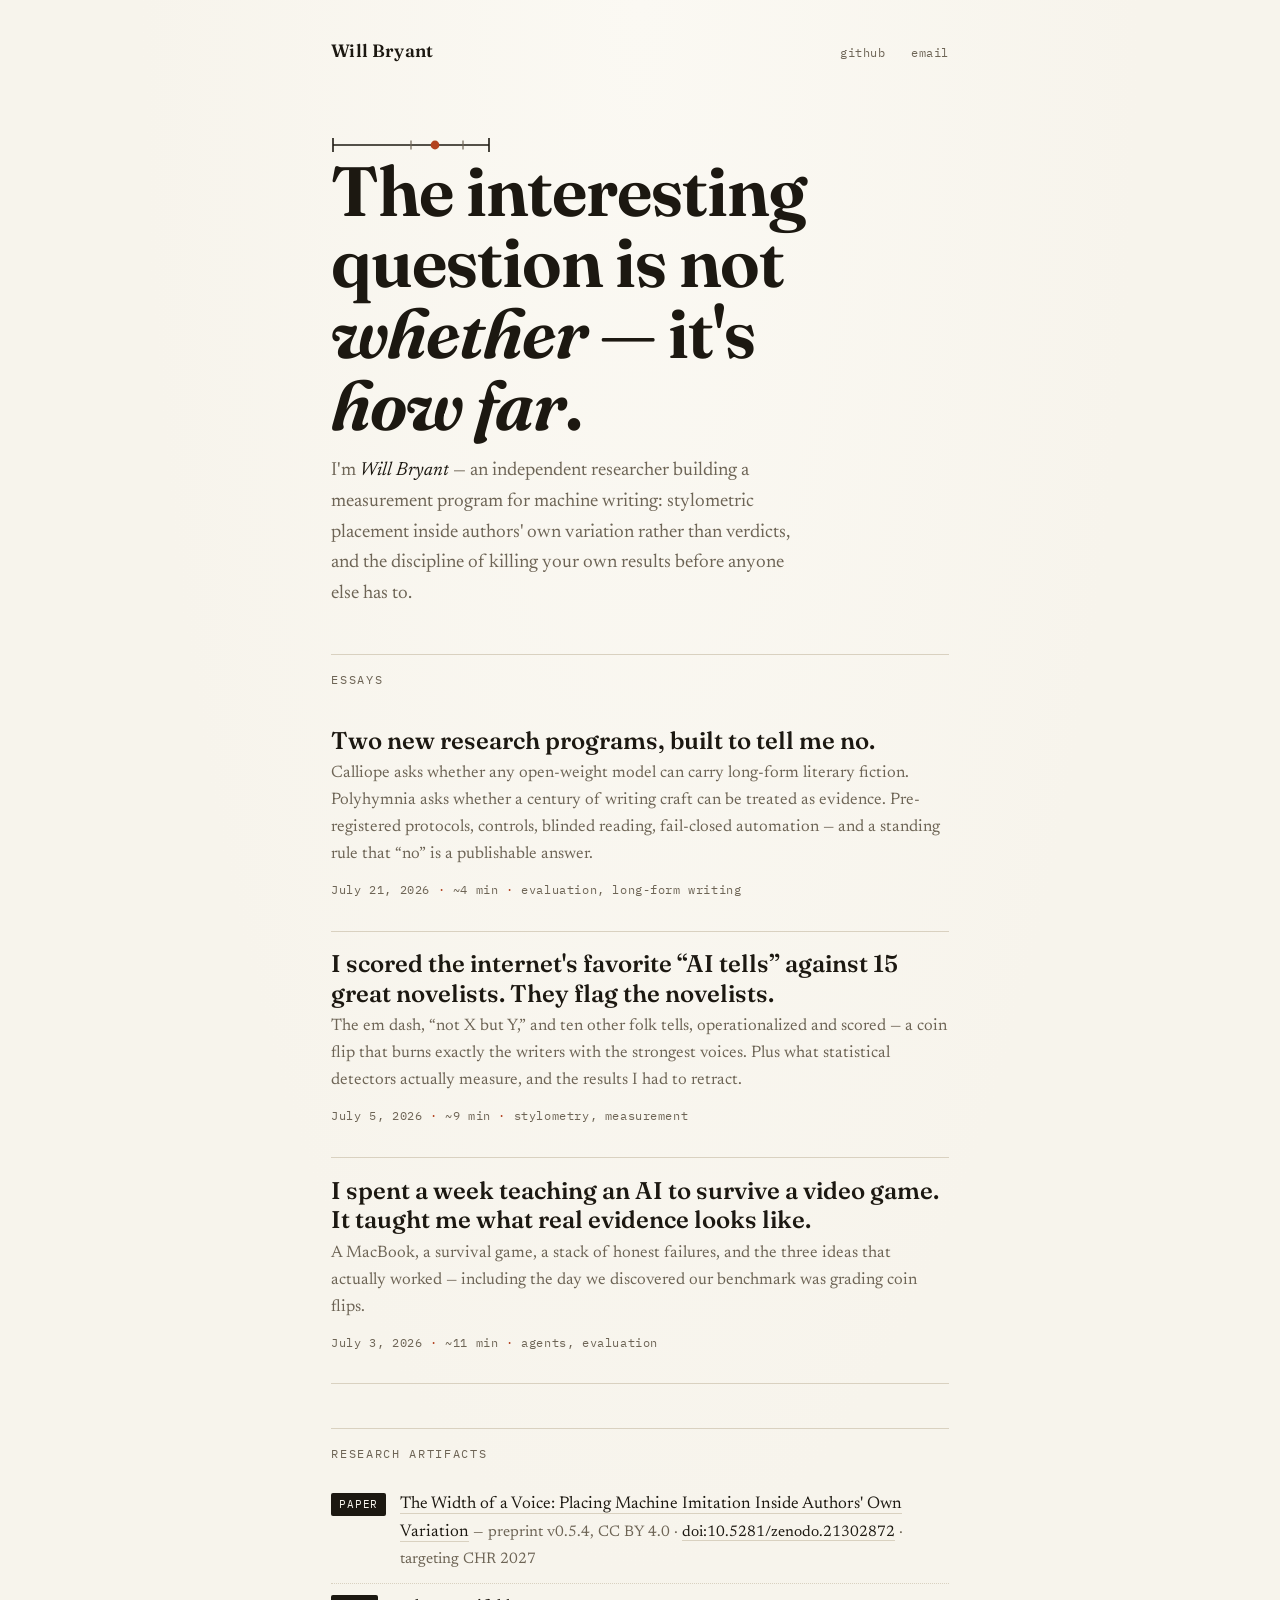
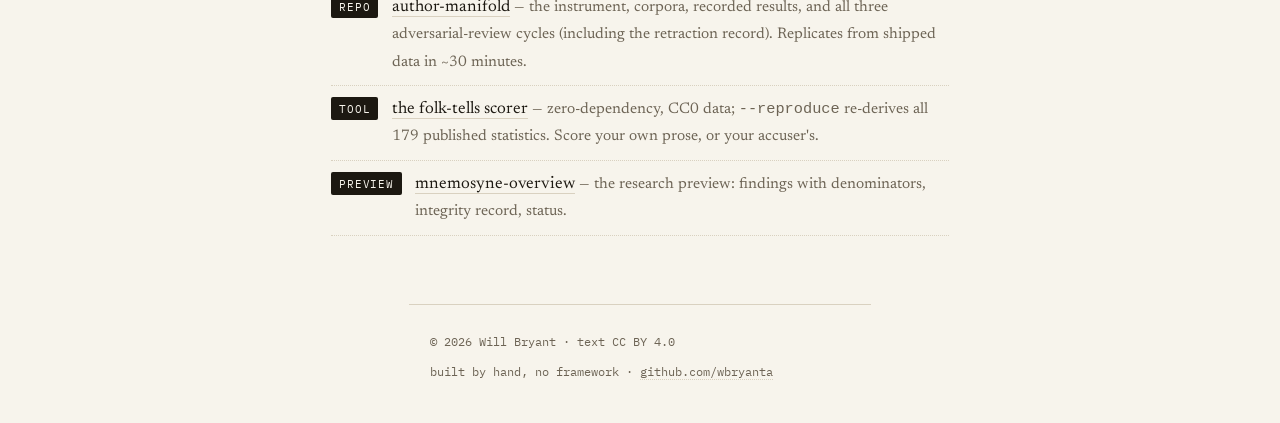
<file: index.html>
<!DOCTYPE html>
<html lang="en">
<head>
<meta charset="utf-8">
<meta name="viewport" content="width=device-width, initial-scale=1">
<title>Will Bryant — measurement, stylometry, honest evaluation</title>
<meta name="description" content="Will Bryant — independent researcher building a measurement program for machine writing. The Width of a Voice (stylometric measurement of LLM author-imitation), the folk AI-tells study, and essays on honest measurement.">
<link rel="preconnect" href="https://fonts.googleapis.com">
<link rel="preconnect" href="https://fonts.gstatic.com" crossorigin>
<link href="https://fonts.googleapis.com/css2?family=Fraunces:opsz,wght@9..144,400..700&family=Newsreader:ital,opsz,wght@0,6..72,400..700;1,6..72,400..700&family=IBM+Plex+Mono:wght@400;500&display=swap" rel="stylesheet">
<link rel="stylesheet" href="style.css">
<link rel="icon" href="data:image/svg+xml,<svg xmlns='http://www.w3.org/2000/svg' viewBox='0 0 32 32'><line x1='4' y1='16' x2='28' y2='16' stroke='%231c1811' stroke-width='2'/><line x1='4' y1='10' x2='4' y2='22' stroke='%231c1811' stroke-width='2'/><line x1='28' y1='10' x2='28' y2='22' stroke='%231c1811' stroke-width='2'/><circle cx='19' cy='16' r='4' fill='%23b3421f'/></svg>">
</head>
<body>

<div class="masthead">
  <a class="wordmark" href="/">Will Bryant</a>
  <nav>
    <a href="https://github.com/wbryanta">github</a>
    <a href="mailto:wcbryant@gmail.com">email</a>
  </nav>
</div>

<main class="landing">
  <!-- the envelope glyph: an interval with quantile ticks; the dot is a placement -->
  <svg class="glyph" width="160" height="22" viewBox="0 0 160 22" aria-hidden="true">
    <line x1="2" y1="11" x2="158" y2="11" stroke="#1c1811" stroke-width="1.6"/>
    <line x1="2" y1="4" x2="2" y2="18" stroke="#1c1811" stroke-width="1.6"/>
    <line x1="158" y1="4" x2="158" y2="18" stroke="#1c1811" stroke-width="1.6"/>
    <line x1="80" y1="6.5" x2="80" y2="15.5" stroke="#6d6455" stroke-width="1.2"/>
    <line x1="132" y1="6.5" x2="132" y2="15.5" stroke="#6d6455" stroke-width="1.2"/>
    <circle cx="104" cy="11" r="4.4" fill="#b3421f"/>
  </svg>

  <h1>The interesting question is not <em>whether</em> — it's <em>how&nbsp;far</em>.</h1>
  <p class="dek">I'm <em>Will Bryant</em> — an independent researcher building a measurement
  program for machine writing: stylometric placement inside authors' own variation
  rather than verdicts, and the discipline of killing your own results before anyone
  else has to.</p>

  <div class="sectionlabel">Essays</div>
  <a class="essay" href="posts/calliope-and-polyhymnia.html">
    <h2>Two new research programs, built to tell me no.</h2>
    <p class="sub">Calliope asks whether any open-weight model can carry long-form literary fiction. Polyhymnia asks whether a century of writing craft can be treated as evidence. Pre-registered protocols, controls, blinded reading, fail-closed automation &mdash; and a standing rule that &ldquo;no&rdquo; is a publishable answer.</p>
    <p class="meta">July 21, 2026 <span class="dot">·</span> ~4 min <span class="dot">·</span> evaluation, long-form writing</p>
  </a>
  <a class="essay" href="posts/width-of-a-voice.html">
    <h2>I scored the internet's favorite &ldquo;AI tells&rdquo; against 15 great novelists. They flag the novelists.</h2>
    <p class="sub">The em dash, &ldquo;not X but Y,&rdquo; and ten other folk tells, operationalized and scored — a coin flip that burns exactly the writers with the strongest voices. Plus what statistical detectors actually measure, and the results I had to retract.</p>
    <p class="meta">July 5, 2026 <span class="dot">·</span> ~9 min <span class="dot">·</span> stylometry, measurement</p>
  </a>
  <a class="essay" href="posts/terrarium-crafter.html">
    <h2>I spent a week teaching an AI to survive a video game. It taught me what real evidence looks like.</h2>
    <p class="sub">A MacBook, a survival game, a stack of honest failures, and the three ideas that actually worked — including the day we discovered our benchmark was grading coin flips.</p>
    <p class="meta">July 3, 2026 <span class="dot">·</span> ~11 min <span class="dot">·</span> agents, evaluation</p>
  </a>

  <div class="sectionlabel">Research artifacts</div>
  <ul class="artifacts">
    <li><span class="tag">paper</span><span><a id="preprint-link" href="https://github.com/wbryanta/author-manifold/blob/main/docs/paper/width_of_a_voice_preprint_v0.5.4.pdf">The Width of a Voice: Placing Machine Imitation Inside Authors' Own Variation</a> <span class="note">— preprint v0.5.4, CC&nbsp;BY&nbsp;4.0 · <a id="doi-slot" href="https://doi.org/10.5281/zenodo.21302872">doi:10.5281/zenodo.21302872</a> · targeting CHR&nbsp;2027</span></span></li>
    <li><span class="tag">repo</span><span><a href="https://github.com/wbryanta/author-manifold">author-manifold</a> <span class="note">— the instrument, corpora, recorded results, and all three adversarial-review cycles (including the retraction record). Replicates from shipped data in ~30 minutes.</span></span></li>
    <li><span class="tag">tool</span><span><a href="https://github.com/wbryanta/mnemosyne-overview/tree/main/tells">the folk-tells scorer</a> <span class="note">— zero-dependency, CC0 data; <code>--reproduce</code> re-derives all 179 published statistics. Score your own prose, or your accuser's.</span></span></li>
    <li><span class="tag">preview</span><span><a href="https://github.com/wbryanta/mnemosyne-overview">mnemosyne-overview</a> <span class="note">— the research preview: findings with denominators, integrity record, status.</span></span></li>
  </ul>
</main>

<footer>
  <span>© 2026 Will Bryant · text CC BY 4.0</span>
  <span>built by hand, no framework · <a href="https://github.com/wbryanta">github.com/wbryanta</a></span>
</footer>

</body>
</html>
</file>
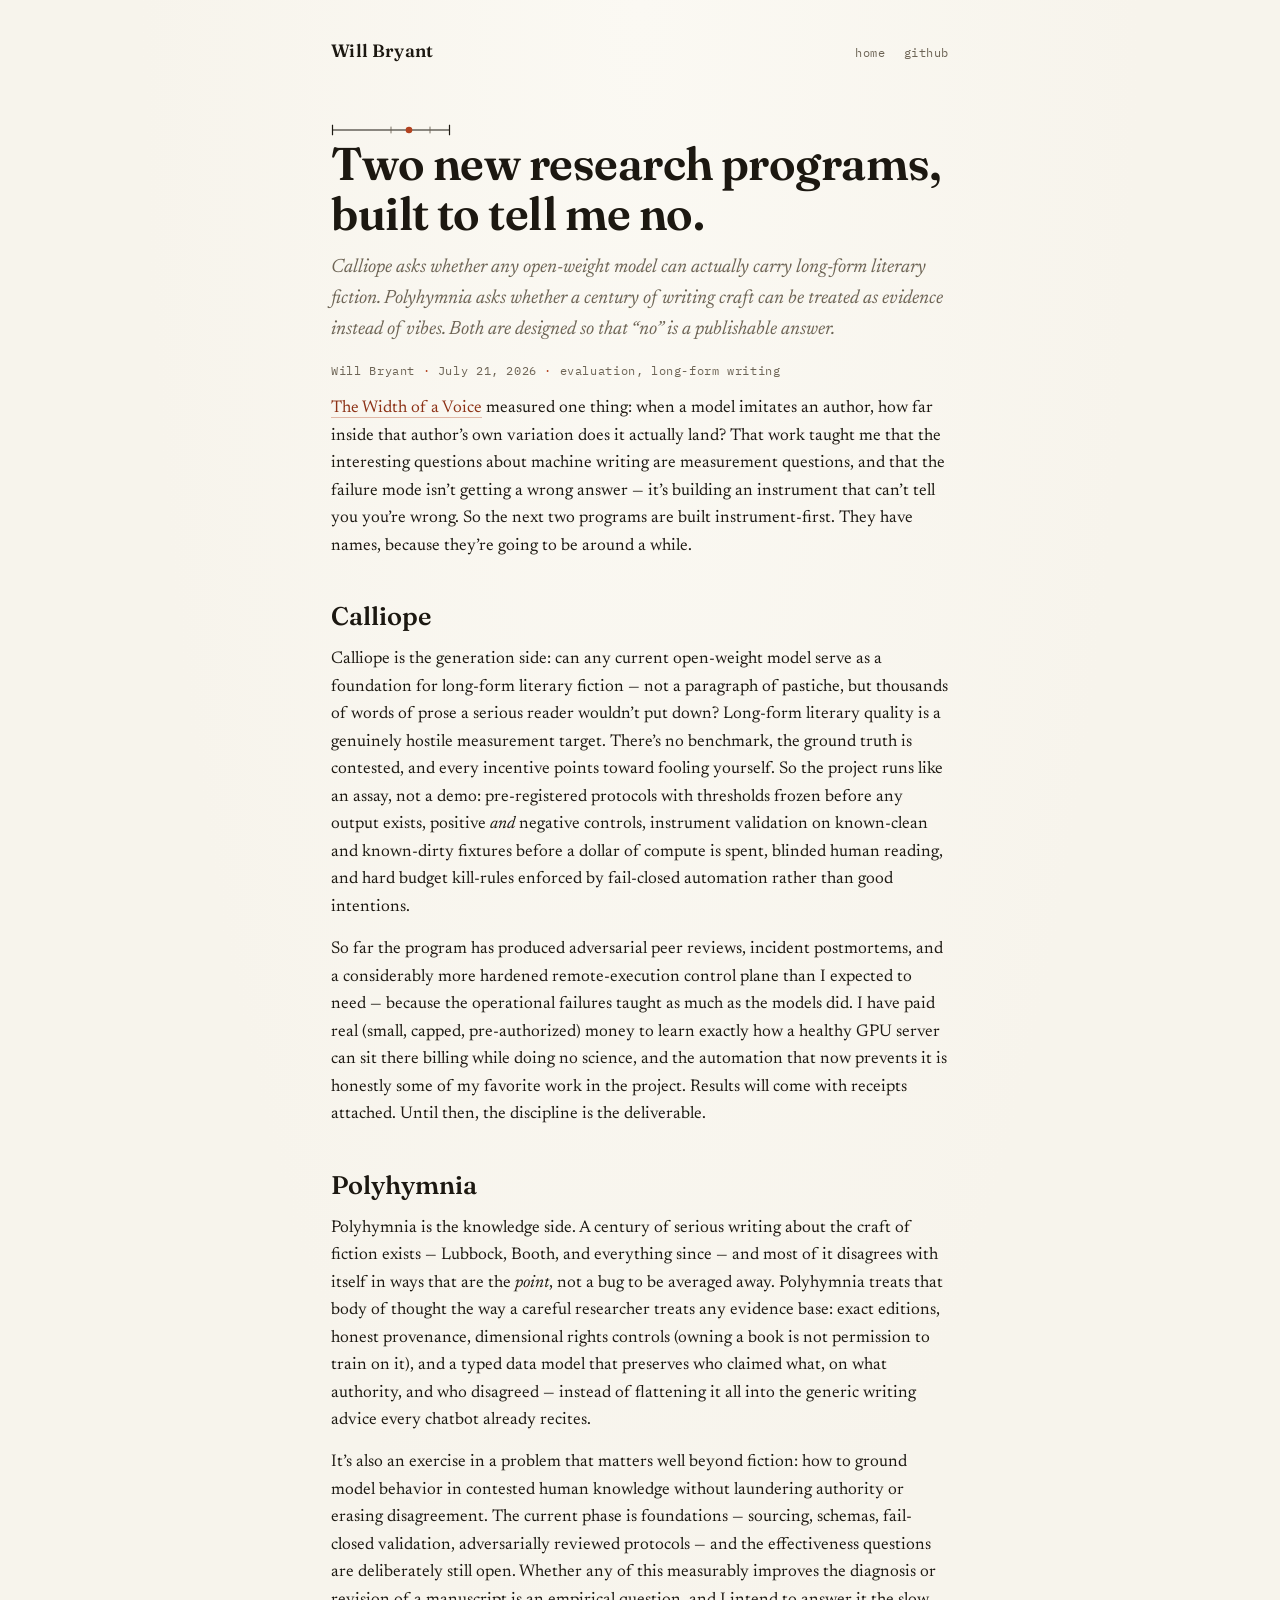
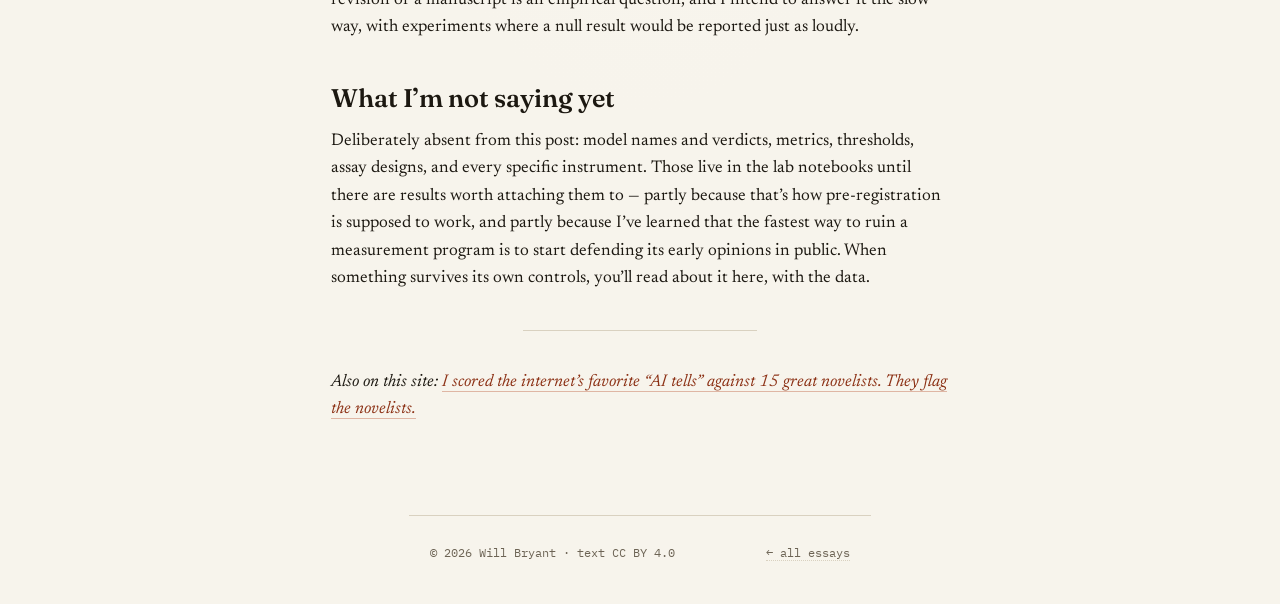
<file: posts/calliope-and-polyhymnia.html>
<!DOCTYPE html>
<html lang="en">
<head>
<meta charset="utf-8">
<meta name="viewport" content="width=device-width, initial-scale=1">
<title>Two new research programs, built to tell me no. — Will Bryant</title>
<meta name="description" content="Introducing Calliope and Polyhymnia: one asks whether any open-weight model can carry long-form literary fiction; the other treats a century of writing craft as an evidence base. Both are designed so 'no' is a publishable answer.">
<link rel="preconnect" href="https://fonts.googleapis.com">
<link rel="preconnect" href="https://fonts.gstatic.com" crossorigin>
<link href="https://fonts.googleapis.com/css2?family=Fraunces:opsz,wght@9..144,400..700&family=Newsreader:ital,opsz,wght@0,6..72,400..700;1,6..72,400..700&family=IBM+Plex+Mono:wght@400;500&display=swap" rel="stylesheet">
<link rel="stylesheet" href="../style.css">
<link rel="icon" href="data:image/svg+xml,<svg xmlns='http://www.w3.org/2000/svg' viewBox='0 0 32 32'><line x1='4' y1='16' x2='28' y2='16' stroke='%231c1811' stroke-width='2'/><line x1='4' y1='10' x2='4' y2='22' stroke='%231c1811' stroke-width='2'/><line x1='28' y1='10' x2='28' y2='22' stroke='%231c1811' stroke-width='2'/><circle cx='19' cy='16' r='4' fill='%23b3421f'/></svg>">
</head>
<body>
<div class="masthead">
  <a class="wordmark" href="../index.html">Will Bryant</a>
  <nav><a href="../index.html">home</a><a href="https://github.com/wbryanta">github</a></nav>
</div>
<article>
  <header class="title">
    <svg class="glyph" width="120" height="18" viewBox="0 0 160 22" aria-hidden="true">
      <line x1="2" y1="11" x2="158" y2="11" stroke="#1c1811" stroke-width="1.6"/>
      <line x1="2" y1="4" x2="2" y2="18" stroke="#1c1811" stroke-width="1.6"/>
      <line x1="158" y1="4" x2="158" y2="18" stroke="#1c1811" stroke-width="1.6"/>
      <line x1="80" y1="6.5" x2="80" y2="15.5" stroke="#6d6455" stroke-width="1.2"/>
      <line x1="132" y1="6.5" x2="132" y2="15.5" stroke="#6d6455" stroke-width="1.2"/>
      <circle cx="104" cy="11" r="4.4" fill="#b3421f"/>
    </svg>
    <h1>Two new research programs, built to tell me no.</h1>
    <p class="dek">Calliope asks whether any open-weight model can actually carry long-form
    literary fiction. Polyhymnia asks whether a century of writing craft can be treated as
    evidence instead of vibes. Both are designed so that &ldquo;no&rdquo; is a publishable answer.</p>
    <p class="meta">Will Bryant <span class="dot">·</span> July 21, 2026 <span class="dot">·</span> evaluation, long-form writing</p>
  </header>
  <div class="prose">
<p><a href="../index.html">The Width of a Voice</a> measured one thing: when a model
imitates an author, how far inside that author&rsquo;s own variation does it actually
land? That work taught me that the interesting questions about machine writing are
measurement questions, and that the failure mode isn&rsquo;t getting a wrong answer —
it&rsquo;s building an instrument that can&rsquo;t tell you you&rsquo;re wrong. So the
next two programs are built instrument-first. They have names, because they&rsquo;re
going to be around a while.</p>

<h2>Calliope</h2>
<p>Calliope is the generation side: can any current open-weight model serve as a
foundation for long-form literary fiction — not a paragraph of pastiche, but thousands
of words of prose a serious reader wouldn&rsquo;t put down? Long-form literary quality
is a genuinely hostile measurement target. There&rsquo;s no benchmark, the ground truth
is contested, and every incentive points toward fooling yourself. So the project runs
like an assay, not a demo: pre-registered protocols with thresholds frozen before any
output exists, positive <em>and</em> negative controls, instrument validation on known-clean
and known-dirty fixtures before a dollar of compute is spent, blinded human reading, and
hard budget kill-rules enforced by fail-closed automation rather than good intentions.</p>
<p>So far the program has produced adversarial peer reviews, incident postmortems, and a
considerably more hardened remote-execution control plane than I expected to need —
because the operational failures taught as much as the models did. I have paid real
(small, capped, pre-authorized) money to learn exactly how a healthy GPU server can sit
there billing while doing no science, and the automation that now prevents it is honestly
some of my favorite work in the project. Results will come with receipts attached. Until
then, the discipline is the deliverable.</p>

<h2>Polyhymnia</h2>
<p>Polyhymnia is the knowledge side. A century of serious writing about the craft of
fiction exists — Lubbock, Booth, and everything since — and most of it disagrees with
itself in ways that are the <em>point</em>, not a bug to be averaged away. Polyhymnia
treats that body of thought the way a careful researcher treats any evidence base: exact
editions, honest provenance, dimensional rights controls (owning a book is not permission
to train on it), and a typed data model that preserves who claimed what, on what
authority, and who disagreed — instead of flattening it all into the generic writing
advice every chatbot already recites.</p>
<p>It&rsquo;s also an exercise in a problem that matters well beyond fiction: how to
ground model behavior in contested human knowledge without laundering authority or
erasing disagreement. The current phase is foundations — sourcing, schemas, fail-closed
validation, adversarially reviewed protocols — and the effectiveness questions are
deliberately still open. Whether any of this measurably improves the diagnosis or
revision of a manuscript is an empirical question, and I intend to answer it the slow
way, with experiments where a null result would be reported just as loudly.</p>

<h2>What I&rsquo;m not saying yet</h2>
<p>Deliberately absent from this post: model names and verdicts, metrics, thresholds,
assay designs, and every specific instrument. Those live in the lab notebooks until
there are results worth attaching them to — partly because that&rsquo;s how
pre-registration is supposed to work, and partly because I&rsquo;ve learned that the
fastest way to ruin a measurement program is to start defending its early opinions in
public. When something survives its own controls, you&rsquo;ll read about it here,
with the data.</p>

<hr />
<p><em>Also on this site: <a href="width-of-a-voice.html">I scored the internet&rsquo;s
favorite &ldquo;AI tells&rdquo; against 15 great novelists. They flag the novelists.</a></em></p>

  </div>
</article>
<footer>
  <span>© 2026 Will Bryant · text CC BY 4.0</span>
  <span><a href="../index.html">← all essays</a></span>
</footer>
</body>
</html>
</file>
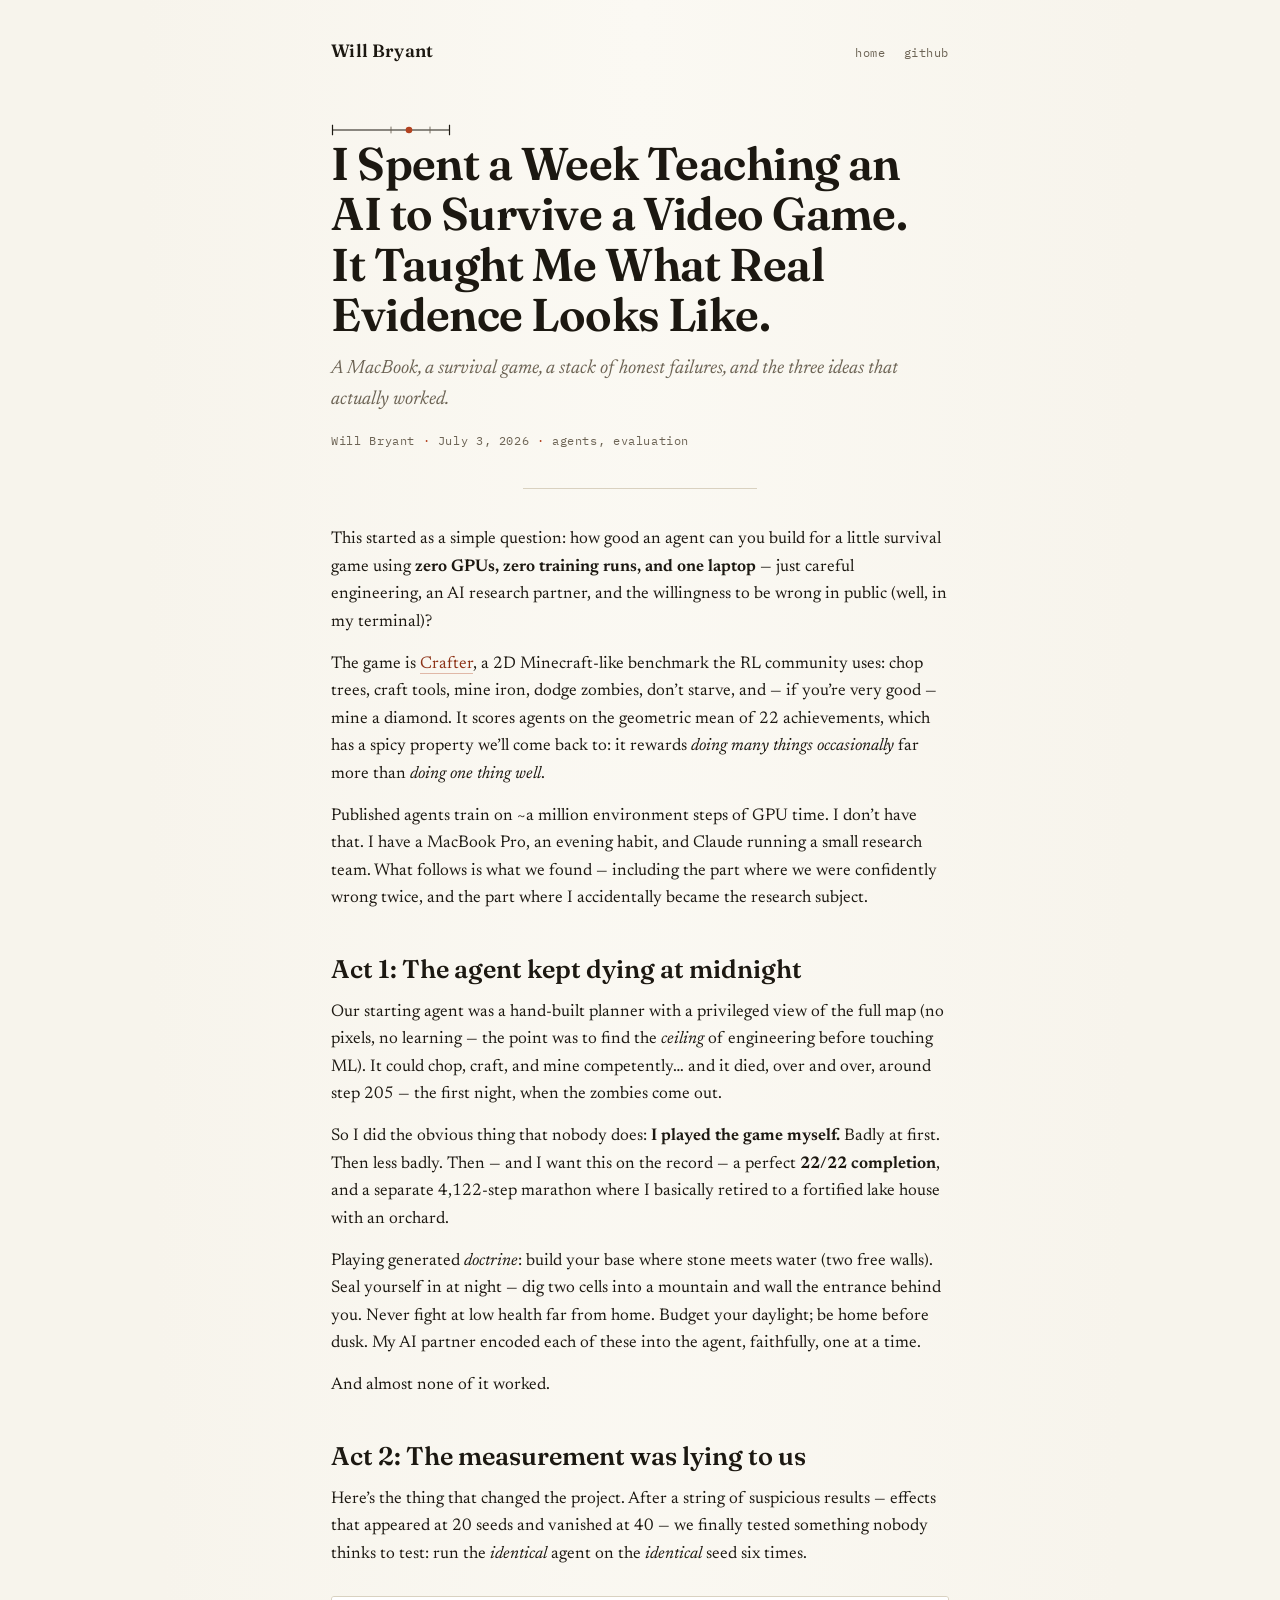
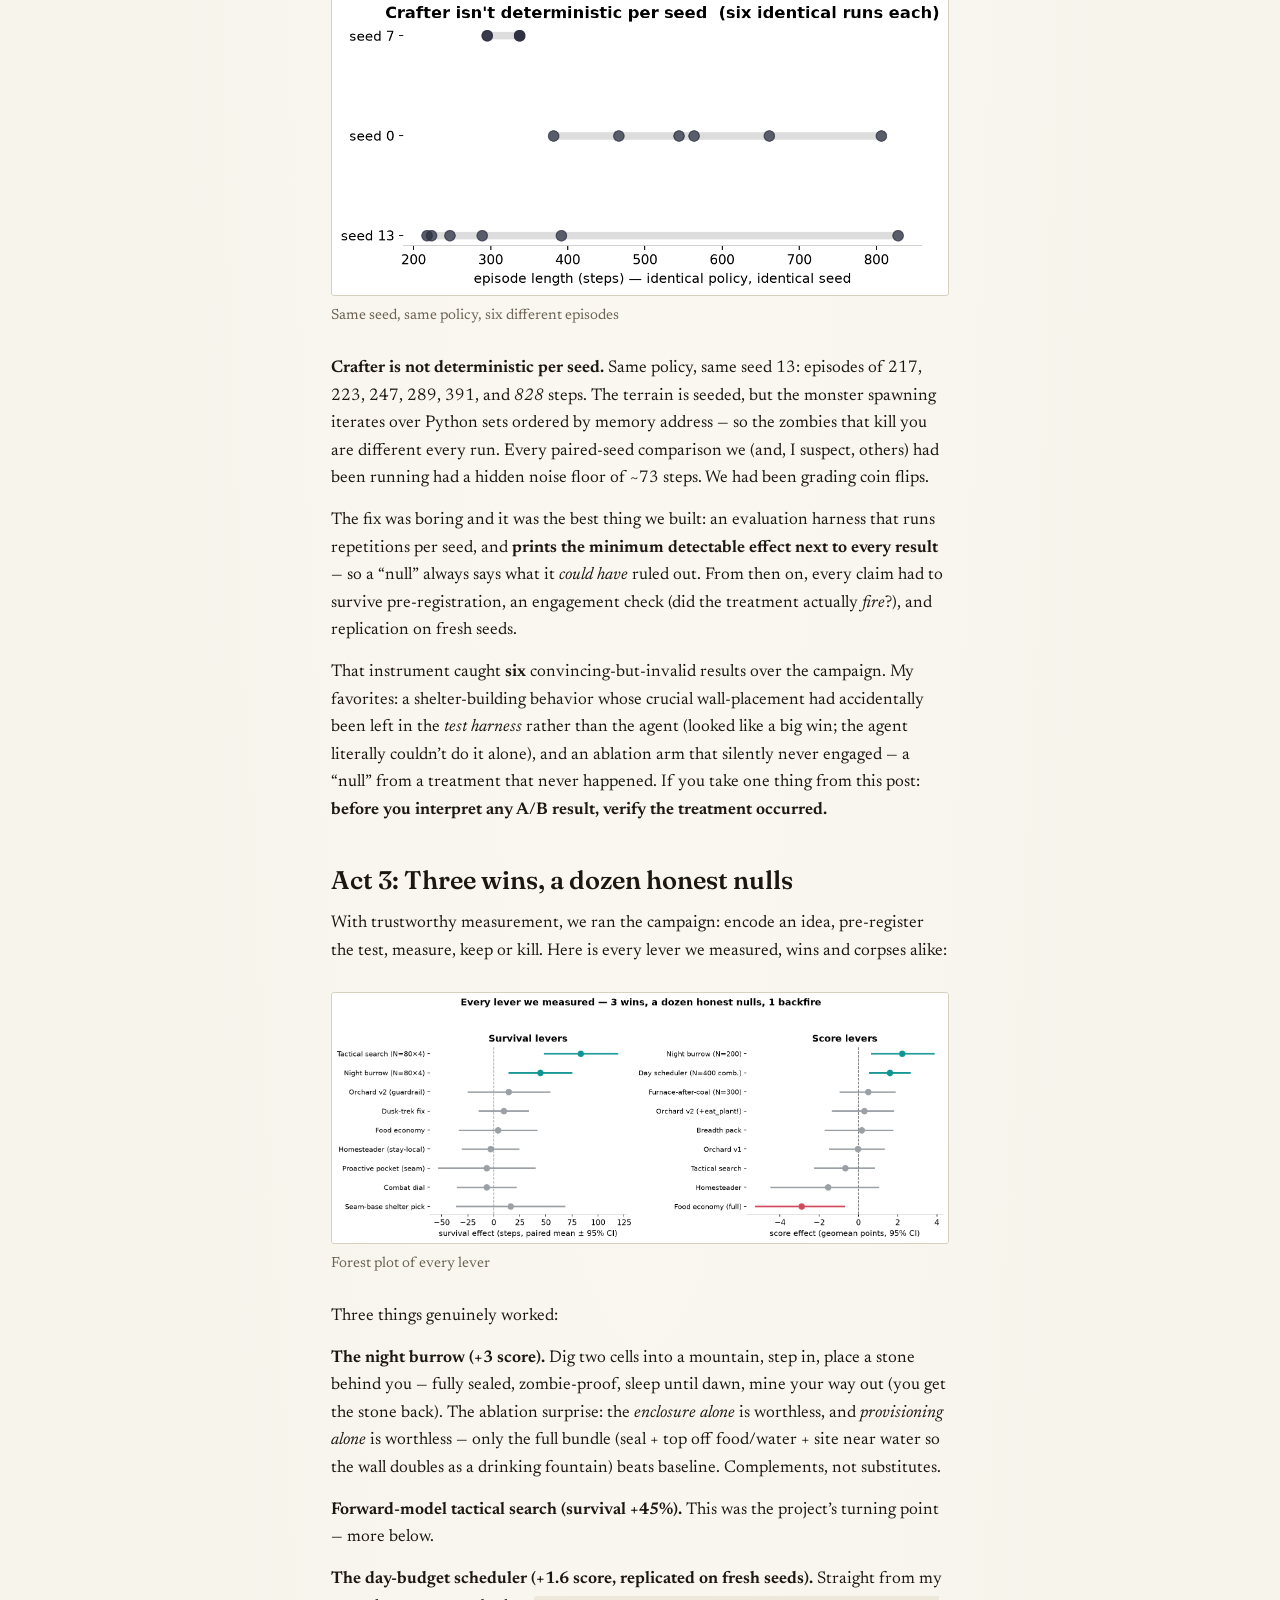
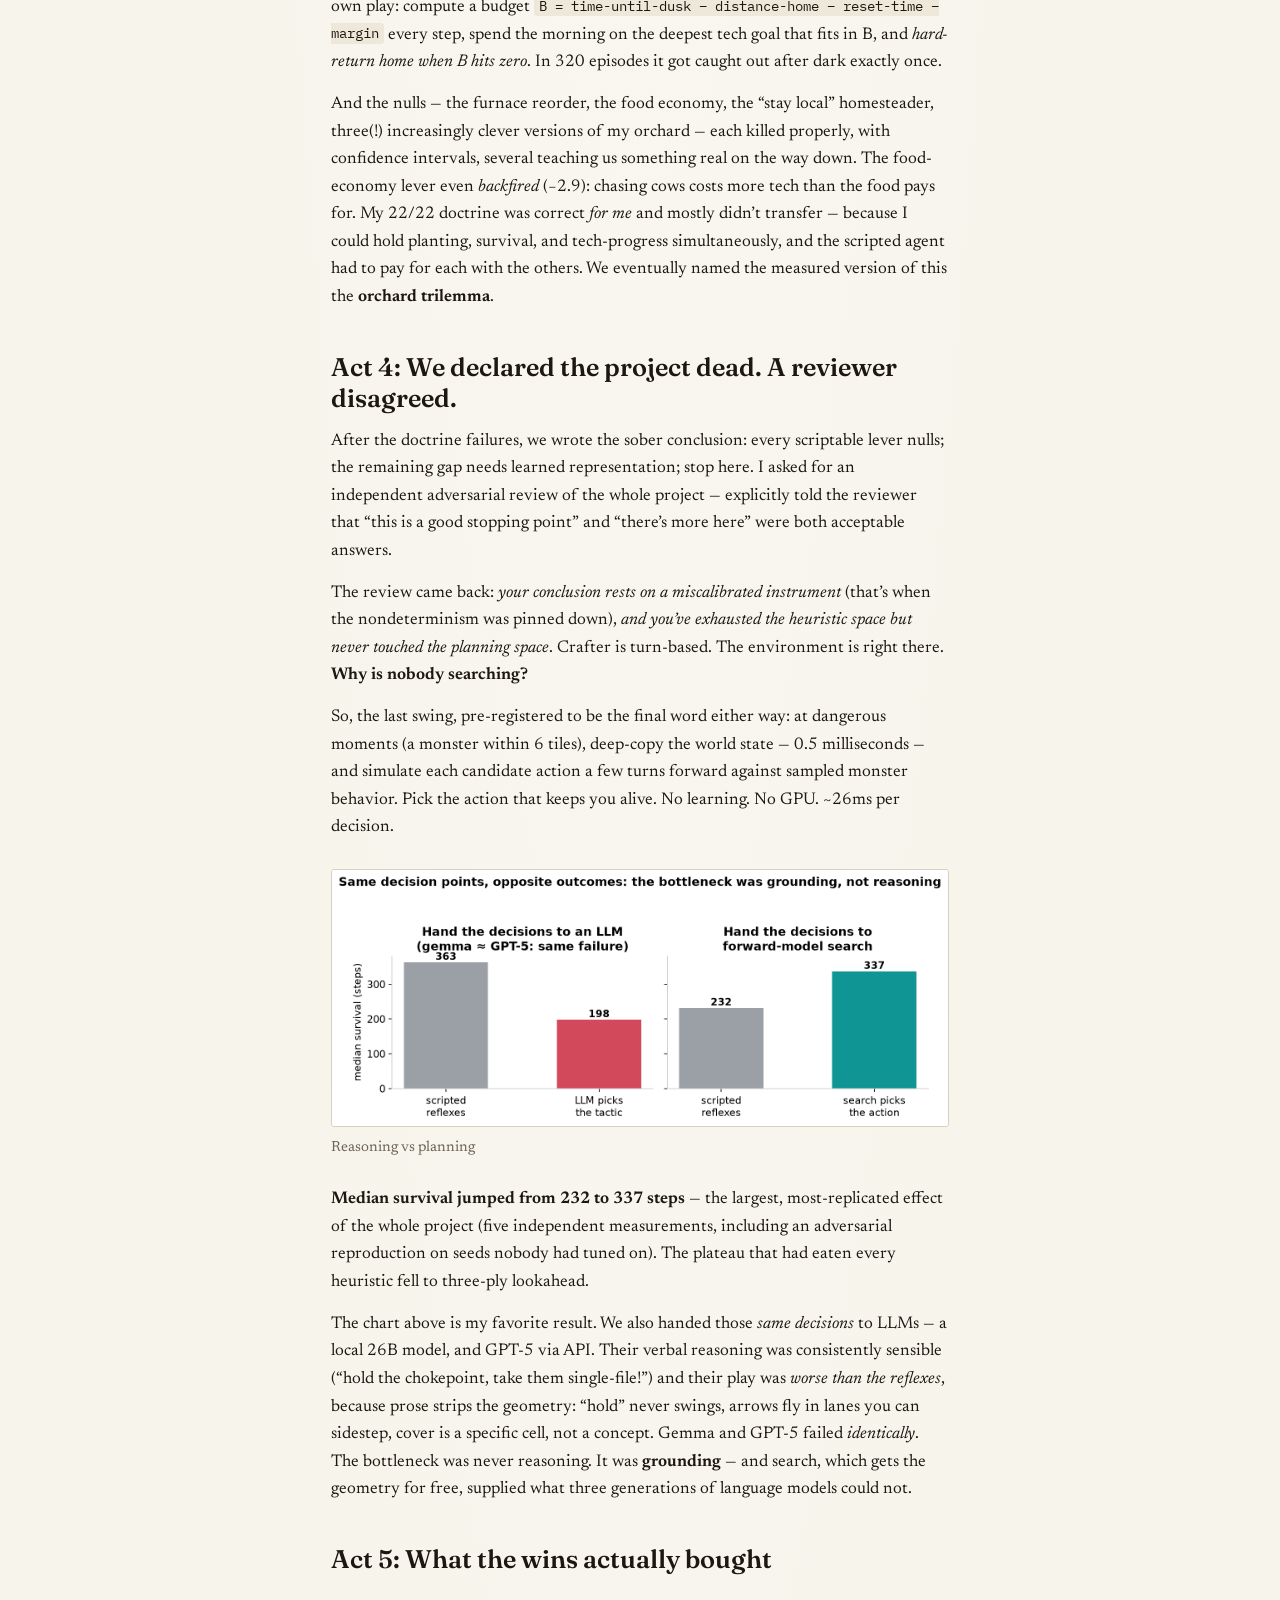
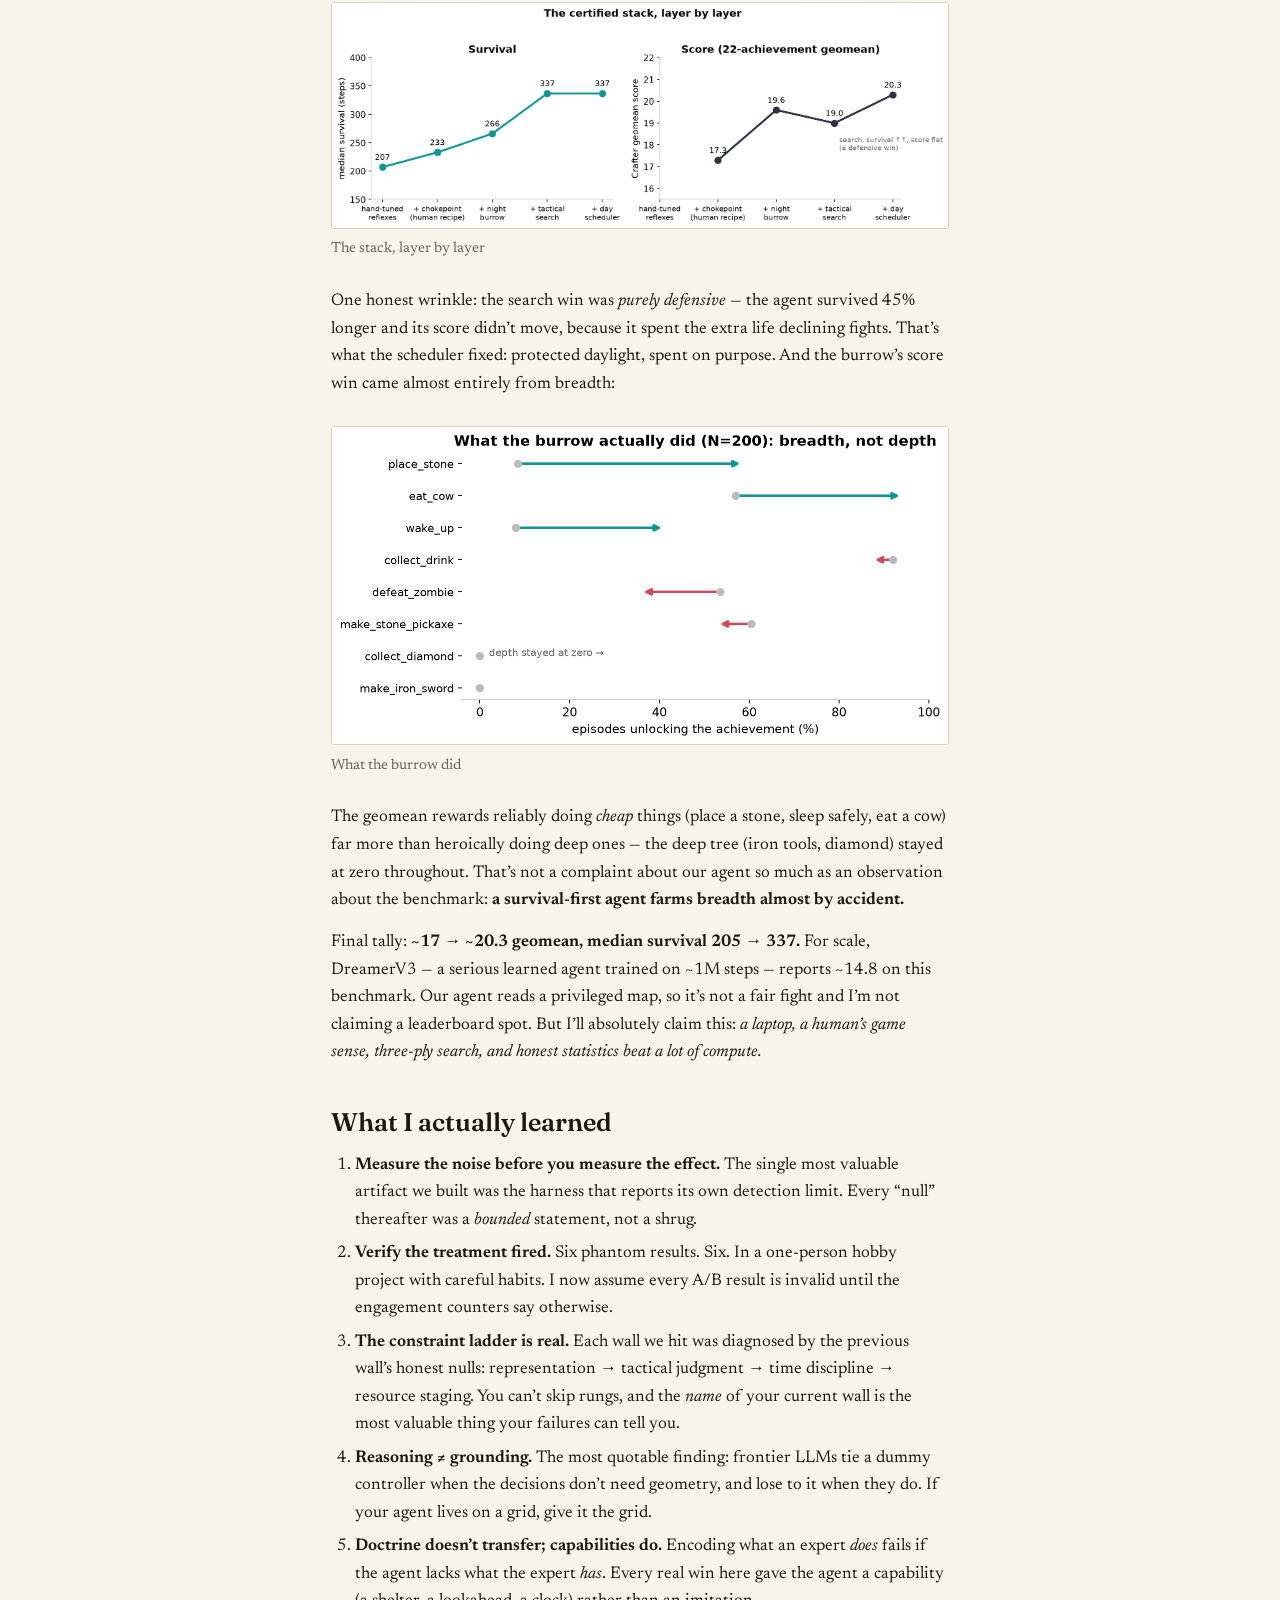
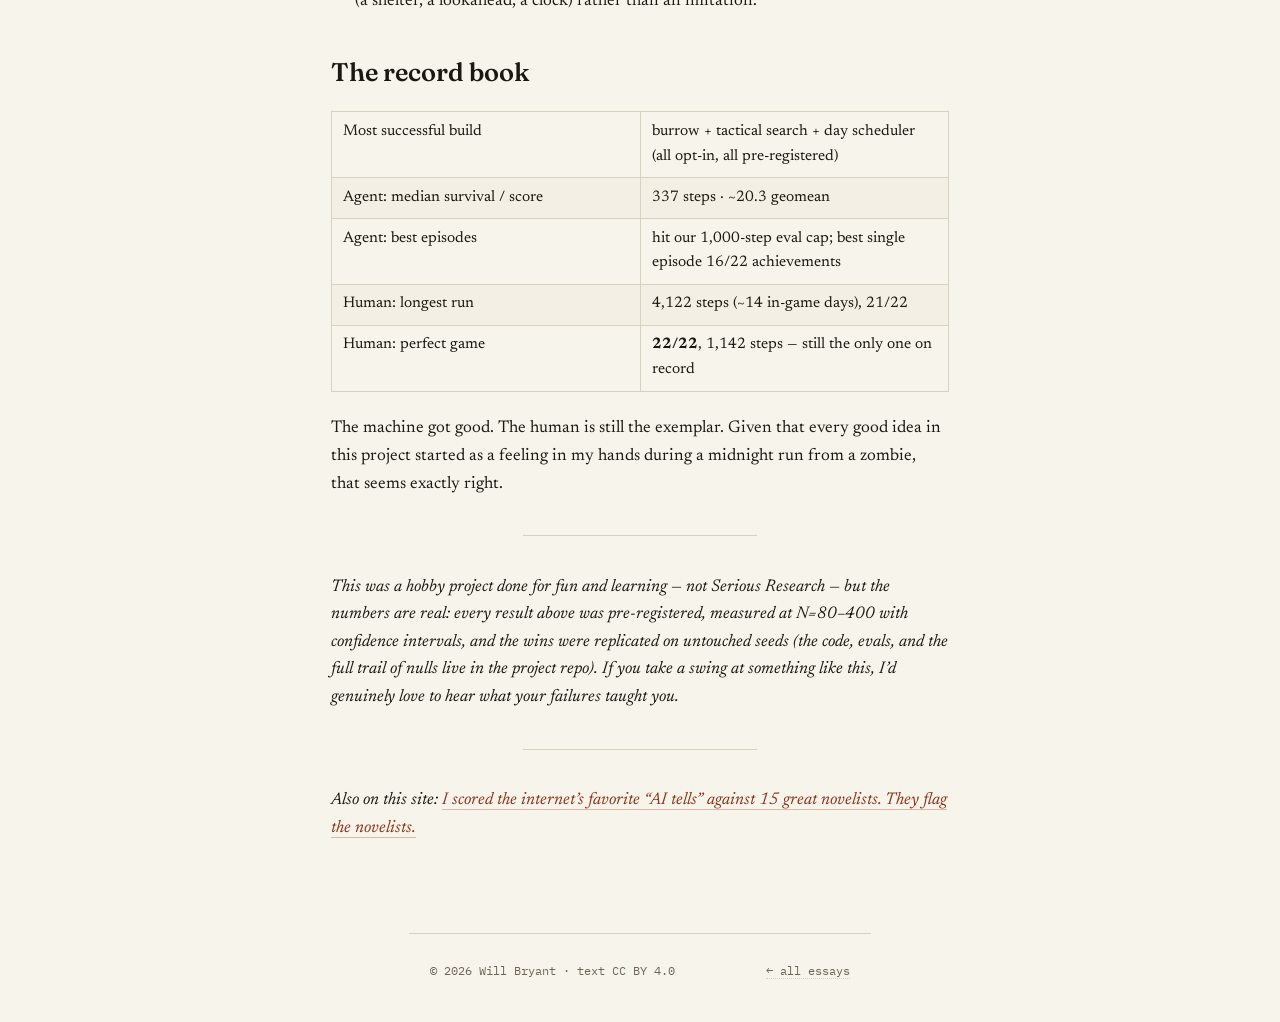
<file: posts/terrarium-crafter.html>
<!DOCTYPE html>
<html lang="en">
<head>
<meta charset="utf-8">
<meta name="viewport" content="width=device-width, initial-scale=1">
<title>I Spent a Week Teaching an AI to Survive a Video Game. It Taught Me What Real Evidence Looks Like. — Will Bryant</title>
<meta name="description" content="Building a Crafter agent with zero GPUs: nondeterministic benchmarks, six phantom results, three real wins, and why search beat frontier LLMs at staying alive.">
<link rel="preconnect" href="https://fonts.googleapis.com">
<link rel="preconnect" href="https://fonts.gstatic.com" crossorigin>
<link href="https://fonts.googleapis.com/css2?family=Fraunces:opsz,wght@9..144,400..700&family=Newsreader:ital,opsz,wght@0,6..72,400..700;1,6..72,400..700&family=IBM+Plex+Mono:wght@400;500&display=swap" rel="stylesheet">
<link rel="stylesheet" href="../style.css">
<link rel="icon" href="data:image/svg+xml,<svg xmlns='http://www.w3.org/2000/svg' viewBox='0 0 32 32'><line x1='4' y1='16' x2='28' y2='16' stroke='%231c1811' stroke-width='2'/><line x1='4' y1='10' x2='4' y2='22' stroke='%231c1811' stroke-width='2'/><line x1='28' y1='10' x2='28' y2='22' stroke='%231c1811' stroke-width='2'/><circle cx='19' cy='16' r='4' fill='%23b3421f'/></svg>">
</head>
<body>
<div class="masthead">
  <a class="wordmark" href="../index.html">Will Bryant</a>
  <nav><a href="../index.html">home</a><a href="https://github.com/wbryanta">github</a></nav>
</div>
<article>
  <header class="title">
    <svg class="glyph" width="120" height="18" viewBox="0 0 160 22" aria-hidden="true">
      <line x1="2" y1="11" x2="158" y2="11" stroke="#1c1811" stroke-width="1.6"/>
      <line x1="2" y1="4" x2="2" y2="18" stroke="#1c1811" stroke-width="1.6"/>
      <line x1="158" y1="4" x2="158" y2="18" stroke="#1c1811" stroke-width="1.6"/>
      <line x1="80" y1="6.5" x2="80" y2="15.5" stroke="#6d6455" stroke-width="1.2"/>
      <line x1="132" y1="6.5" x2="132" y2="15.5" stroke="#6d6455" stroke-width="1.2"/>
      <circle cx="104" cy="11" r="4.4" fill="#b3421f"/>
    </svg>
    <h1>I Spent a Week Teaching an AI to Survive a Video Game. It Taught Me What Real Evidence Looks Like.</h1>
    <p class="dek">A MacBook, a survival game, a stack of honest failures, and the three ideas that actually worked.</p>
    <p class="meta">Will Bryant <span class="dot">·</span> July 3, 2026 <span class="dot">·</span> agents, evaluation</p>
  </header>
  <div class="prose">
<hr />
<p>This started as a simple question: how good an agent can you build
for a little survival game using <strong>zero GPUs, zero training runs,
and one laptop</strong> — just careful engineering, an AI research
partner, and the willingness to be wrong in public (well, in my
terminal)?</p>
<p>The game is <a href="https://github.com/danijar/crafter">Crafter</a>,
a 2D Minecraft-like benchmark the RL community uses: chop trees, craft
tools, mine iron, dodge zombies, don’t starve, and — if you’re very good
— mine a diamond. It scores agents on the geometric mean of 22
achievements, which has a spicy property we’ll come back to: it rewards
<em>doing many things occasionally</em> far more than <em>doing one
thing well</em>.</p>
<p>Published agents train on ~a million environment steps of GPU time. I
don’t have that. I have a MacBook Pro, an evening habit, and Claude
running a small research team. What follows is what we found — including
the part where we were confidently wrong twice, and the part where I
accidentally became the research subject.</p>
<h2 id="act-1-the-agent-kept-dying-at-midnight">Act 1: The agent kept
dying at midnight</h2>
<p>Our starting agent was a hand-built planner with a privileged view of
the full map (no pixels, no learning — the point was to find the
<em>ceiling</em> of engineering before touching ML). It could chop,
craft, and mine competently… and it died, over and over, around step 205
— the first night, when the zombies come out.</p>
<p>So I did the obvious thing that nobody does: <strong>I played the
game myself.</strong> Badly at first. Then less badly. Then — and I want
this on the record — a perfect <strong>22/22 completion</strong>, and a
separate 4,122-step marathon where I basically retired to a fortified
lake house with an orchard.</p>
<p>Playing generated <em>doctrine</em>: build your base where stone
meets water (two free walls). Seal yourself in at night — dig two cells
into a mountain and wall the entrance behind you. Never fight at low
health far from home. Budget your daylight; be home before dusk. My AI
partner encoded each of these into the agent, faithfully, one at a
time.</p>
<p>And almost none of it worked.</p>
<h2 id="act-2-the-measurement-was-lying-to-us">Act 2: The measurement
was lying to us</h2>
<p>Here’s the thing that changed the project. After a string of
suspicious results — effects that appeared at 20 seeds and vanished at
40 — we finally tested something nobody thinks to test: run the
<em>identical</em> agent on the <em>identical</em> seed six times.</p>
<figure>
<img src="assets/terrarium/1_nondeterminism.png"
alt="Same seed, same policy, six different episodes" />
<figcaption aria-hidden="true">Same seed, same policy, six different
episodes</figcaption>
</figure>
<p><strong>Crafter is not deterministic per seed.</strong> Same policy,
same seed 13: episodes of 217, 223, 247, 289, 391, and <em>828</em>
steps. The terrain is seeded, but the monster spawning iterates over
Python sets ordered by memory address — so the zombies that kill you are
different every run. Every paired-seed comparison we (and, I suspect,
others) had been running had a hidden noise floor of ~73 steps. We had
been grading coin flips.</p>
<p>The fix was boring and it was the best thing we built: an evaluation
harness that runs repetitions per seed, and <strong>prints the minimum
detectable effect next to every result</strong> — so a “null” always
says what it <em>could have</em> ruled out. From then on, every claim
had to survive pre-registration, an engagement check (did the treatment
actually <em>fire</em>?), and replication on fresh seeds.</p>
<p>That instrument caught <strong>six</strong> convincing-but-invalid
results over the campaign. My favorites: a shelter-building behavior
whose crucial wall-placement had accidentally been left in the <em>test
harness</em> rather than the agent (looked like a big win; the agent
literally couldn’t do it alone), and an ablation arm that silently never
engaged — a “null” from a treatment that never happened. If you take one
thing from this post: <strong>before you interpret any A/B result,
verify the treatment occurred.</strong></p>
<h2 id="act-3-three-wins-a-dozen-honest-nulls">Act 3: Three wins, a
dozen honest nulls</h2>
<p>With trustworthy measurement, we ran the campaign: encode an idea,
pre-register the test, measure, keep or kill. Here is every lever we
measured, wins and corpses alike:</p>
<figure>
<img src="assets/terrarium/2_forest.png"
alt="Forest plot of every lever" />
<figcaption aria-hidden="true">Forest plot of every lever</figcaption>
</figure>
<p>Three things genuinely worked:</p>
<p><strong>The night burrow (+3 score).</strong> Dig two cells into a
mountain, step in, place a stone behind you — fully sealed,
zombie-proof, sleep until dawn, mine your way out (you get the stone
back). The ablation surprise: the <em>enclosure alone</em> is worthless,
and <em>provisioning alone</em> is worthless — only the full bundle
(seal + top off food/water + site near water so the wall doubles as a
drinking fountain) beats baseline. Complements, not substitutes.</p>
<p><strong>Forward-model tactical search (survival +45%).</strong> This
was the project’s turning point — more below.</p>
<p><strong>The day-budget scheduler (+1.6 score, replicated on fresh
seeds).</strong> Straight from my own play: compute a budget
<code>B = time-until-dusk − distance-home − reset-time − margin</code>
every step, spend the morning on the deepest tech goal that fits in B,
and <em>hard-return home when B hits zero</em>. In 320 episodes it got
caught out after dark exactly once.</p>
<p>And the nulls — the furnace reorder, the food economy, the “stay
local” homesteader, three(!) increasingly clever versions of my orchard
— each killed properly, with confidence intervals, several teaching us
something real on the way down. The food-economy lever even
<em>backfired</em> (−2.9): chasing cows costs more tech than the food
pays for. My 22/22 doctrine was correct <em>for me</em> and mostly
didn’t transfer — because I could hold planting, survival, and
tech-progress simultaneously, and the scripted agent had to pay for each
with the others. We eventually named the measured version of this the
<strong>orchard trilemma</strong>.</p>
<h2 id="act-4-we-declared-the-project-dead.-a-reviewer-disagreed.">Act
4: We declared the project dead. A reviewer disagreed.</h2>
<p>After the doctrine failures, we wrote the sober conclusion: every
scriptable lever nulls; the remaining gap needs learned representation;
stop here. I asked for an independent adversarial review of the whole
project — explicitly told the reviewer that “this is a good stopping
point” and “there’s more here” were both acceptable answers.</p>
<p>The review came back: <em>your conclusion rests on a miscalibrated
instrument</em> (that’s when the nondeterminism was pinned down),
<em>and you’ve exhausted the heuristic space but never touched the
planning space</em>. Crafter is turn-based. The environment is right
there. <strong>Why is nobody searching?</strong></p>
<p>So, the last swing, pre-registered to be the final word either way:
at dangerous moments (a monster within 6 tiles), deep-copy the world
state — 0.5 milliseconds — and simulate each candidate action a few
turns forward against sampled monster behavior. Pick the action that
keeps you alive. No learning. No GPU. ~26ms per decision.</p>
<figure>
<img src="assets/terrarium/4_reasoning_vs_planning.png"
alt="Reasoning vs planning" />
<figcaption aria-hidden="true">Reasoning vs planning</figcaption>
</figure>
<p><strong>Median survival jumped from 232 to 337 steps</strong> — the
largest, most-replicated effect of the whole project (five independent
measurements, including an adversarial reproduction on seeds nobody had
tuned on). The plateau that had eaten every heuristic fell to three-ply
lookahead.</p>
<p>The chart above is my favorite result. We also handed those <em>same
decisions</em> to LLMs — a local 26B model, and GPT-5 via API. Their
verbal reasoning was consistently sensible (“hold the chokepoint, take
them single-file!”) and their play was <em>worse than the reflexes</em>,
because prose strips the geometry: “hold” never swings, arrows fly in
lanes you can sidestep, cover is a specific cell, not a concept. Gemma
and GPT-5 failed <em>identically</em>. The bottleneck was never
reasoning. It was <strong>grounding</strong> — and search, which gets
the geometry for free, supplied what three generations of language
models could not.</p>
<h2 id="act-5-what-the-wins-actually-bought">Act 5: What the wins
actually bought</h2>
<figure>
<img src="assets/terrarium/3_progression.png"
alt="The stack, layer by layer" />
<figcaption aria-hidden="true">The stack, layer by layer</figcaption>
</figure>
<p>One honest wrinkle: the search win was <em>purely defensive</em> —
the agent survived 45% longer and its score didn’t move, because it
spent the extra life declining fights. That’s what the scheduler fixed:
protected daylight, spent on purpose. And the burrow’s score win came
almost entirely from breadth:</p>
<figure>
<img src="assets/terrarium/5_burrow_vector.png"
alt="What the burrow did" />
<figcaption aria-hidden="true">What the burrow did</figcaption>
</figure>
<p>The geomean rewards reliably doing <em>cheap</em> things (place a
stone, sleep safely, eat a cow) far more than heroically doing deep ones
— the deep tree (iron tools, diamond) stayed at zero throughout. That’s
not a complaint about our agent so much as an observation about the
benchmark: <strong>a survival-first agent farms breadth almost by
accident.</strong></p>
<p>Final tally: <strong>~17 → ~20.3 geomean, median survival 205 →
337.</strong> For scale, DreamerV3 — a serious learned agent trained on
~1M steps — reports ~14.8 on this benchmark. Our agent reads a
privileged map, so it’s not a fair fight and I’m not claiming a
leaderboard spot. But I’ll absolutely claim this: <em>a laptop, a
human’s game sense, three-ply search, and honest statistics beat a lot
of compute.</em></p>
<h2 id="what-i-actually-learned">What I actually learned</h2>
<ol type="1">
<li><strong>Measure the noise before you measure the effect.</strong>
The single most valuable artifact we built was the harness that reports
its own detection limit. Every “null” thereafter was a <em>bounded</em>
statement, not a shrug.</li>
<li><strong>Verify the treatment fired.</strong> Six phantom results.
Six. In a one-person hobby project with careful habits. I now assume
every A/B result is invalid until the engagement counters say
otherwise.</li>
<li><strong>The constraint ladder is real.</strong> Each wall we hit was
diagnosed by the previous wall’s honest nulls: representation → tactical
judgment → time discipline → resource staging. You can’t skip rungs, and
the <em>name</em> of your current wall is the most valuable thing your
failures can tell you.</li>
<li><strong>Reasoning ≠ grounding.</strong> The most quotable finding:
frontier LLMs tie a dummy controller when the decisions don’t need
geometry, and lose to it when they do. If your agent lives on a grid,
give it the grid.</li>
<li><strong>Doctrine doesn’t transfer; capabilities do.</strong>
Encoding what an expert <em>does</em> fails if the agent lacks what the
expert <em>has</em>. Every real win here gave the agent a capability (a
shelter, a lookahead, a clock) rather than an imitation.</li>
</ol>
<h2 id="the-record-book">The record book</h2>
<table>
<colgroup>
<col style="width: 50%" />
<col style="width: 50%" />
</colgroup>
<tbody>
<tr>
<td>Most successful build</td>
<td>burrow + tactical search + day scheduler (all opt-in, all
pre-registered)</td>
</tr>
<tr>
<td>Agent: median survival / score</td>
<td>337 steps · ~20.3 geomean</td>
</tr>
<tr>
<td>Agent: best episodes</td>
<td>hit our 1,000-step eval cap; best single episode 16/22
achievements</td>
</tr>
<tr>
<td>Human: longest run</td>
<td>4,122 steps (~14 in-game days), 21/22</td>
</tr>
<tr>
<td>Human: perfect game</td>
<td><strong>22/22</strong>, 1,142 steps — still the only one on
record</td>
</tr>
</tbody>
</table>
<p>The machine got good. The human is still the exemplar. Given that
every good idea in this project started as a feeling in my hands during
a midnight run from a zombie, that seems exactly right.</p>
<hr />
<p><em>This was a hobby project done for fun and learning — not Serious
Research — but the numbers are real: every result above was
pre-registered, measured at N=80–400 with confidence intervals, and the
wins were replicated on untouched seeds (the code, evals, and the full
trail of nulls live in the project repo). If you take a swing at
something like this, I’d genuinely love to hear what your failures
taught you.</em></p>
<hr />
<p><em>Also on this site: <a href="width-of-a-voice.html">I scored the
internet’s favorite “AI tells” against 15 great novelists. They flag the
novelists.</a></em></p>

  </div>
</article>
<footer>
  <span>© 2026 Will Bryant · text CC BY 4.0</span>
  <span><a href="../index.html">← all essays</a></span>
</footer>
</body>
</html>
</file>
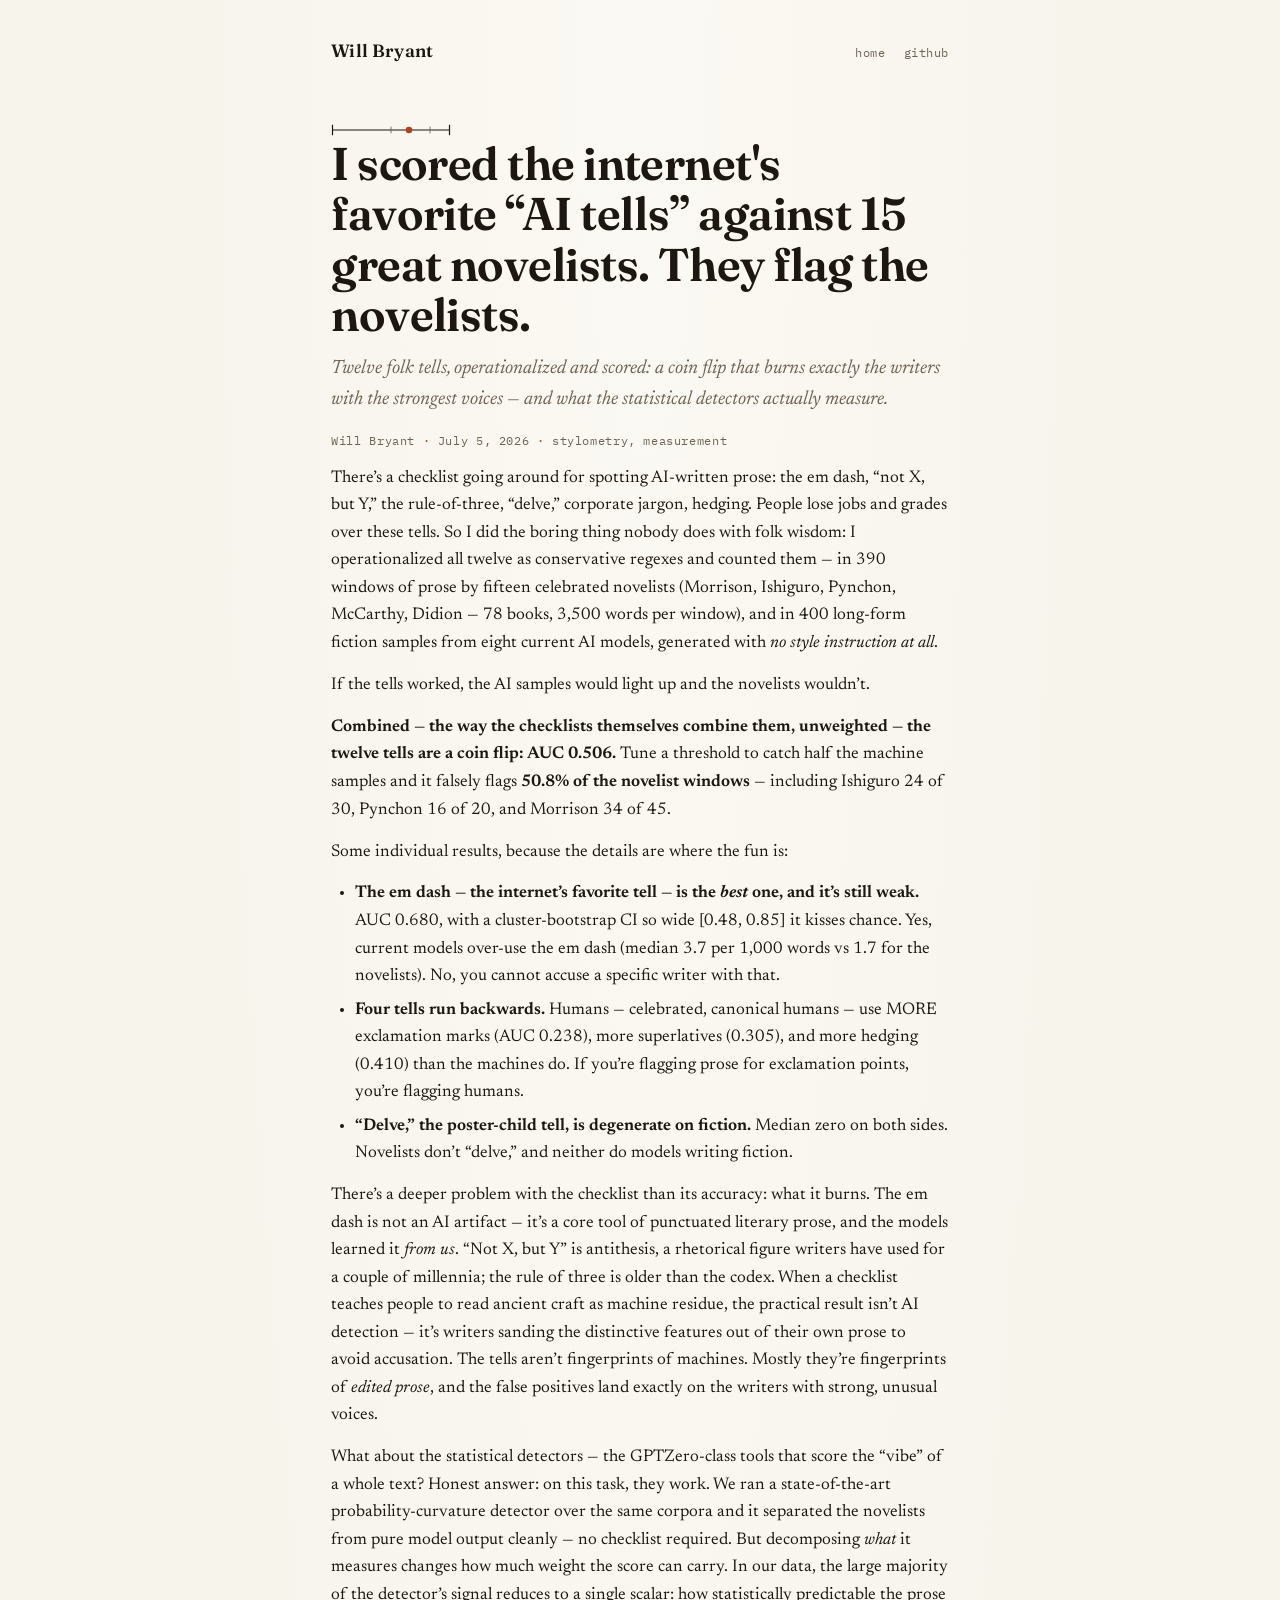
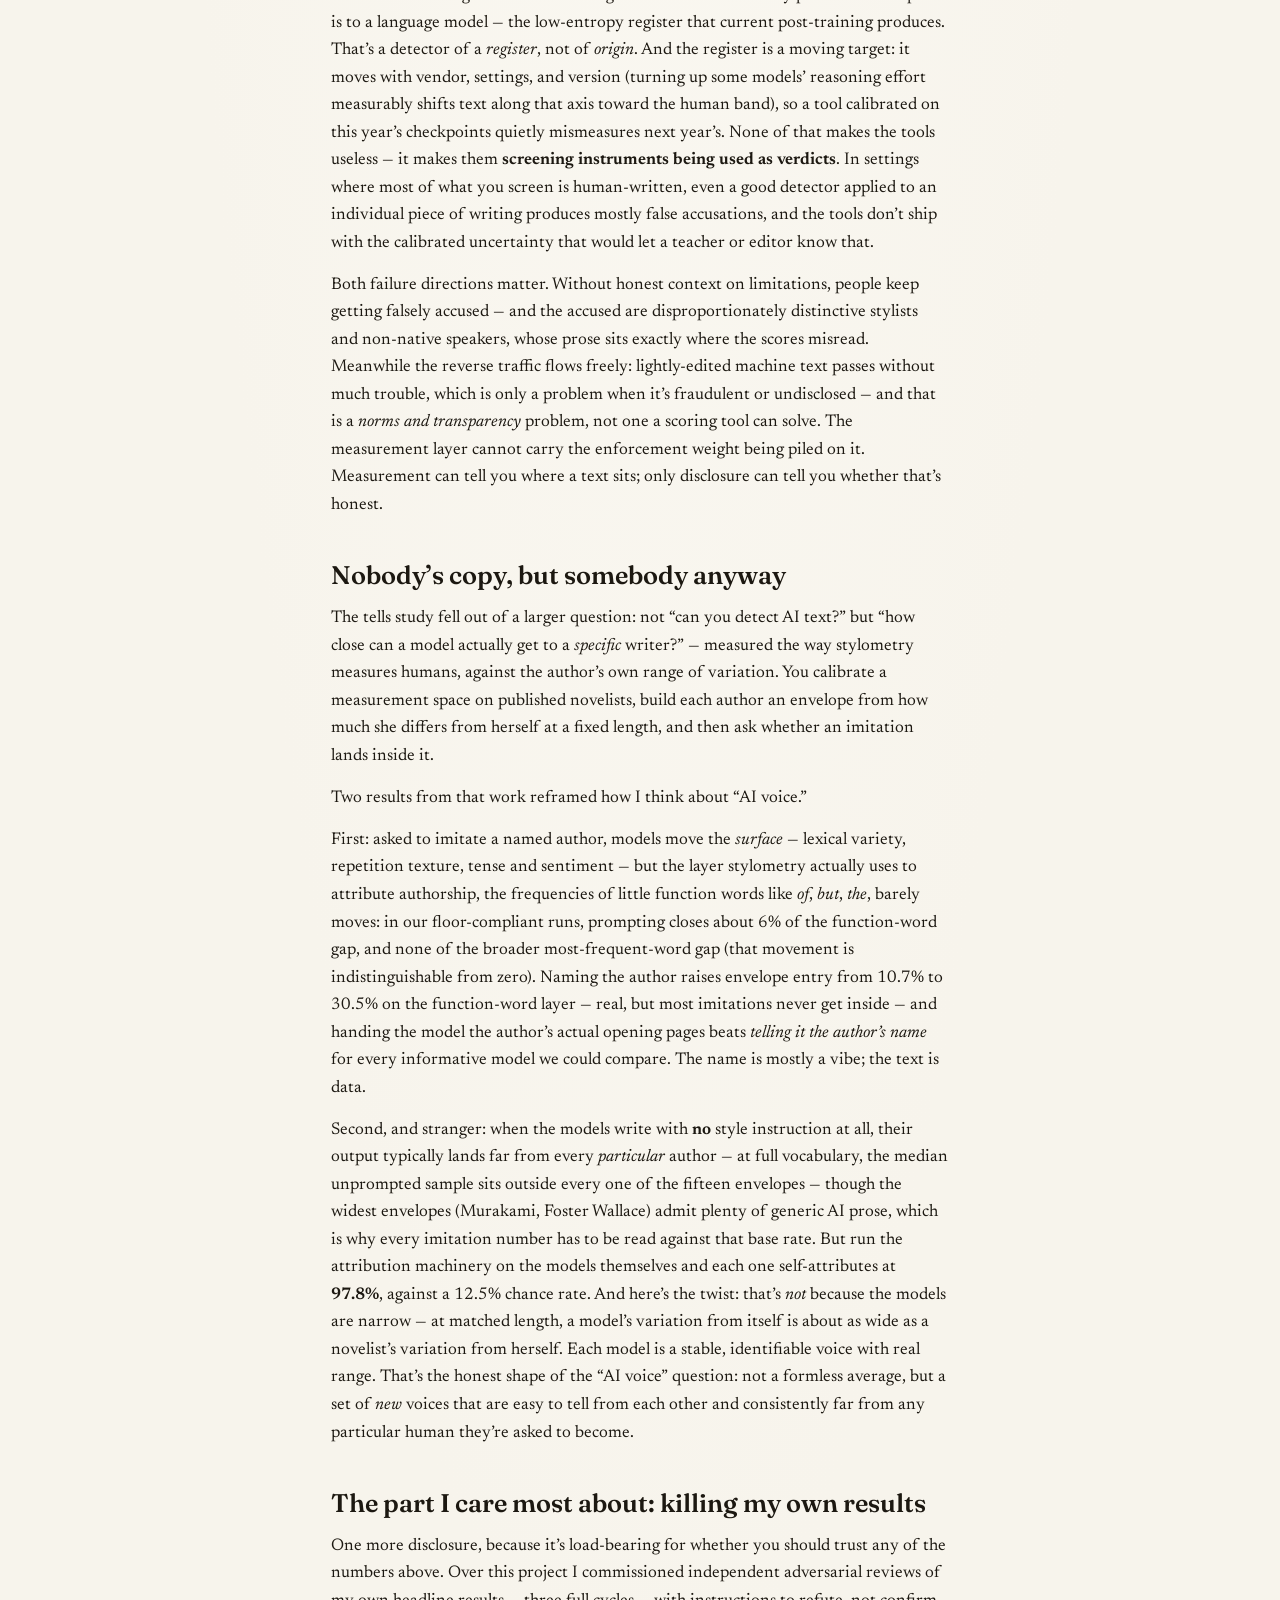
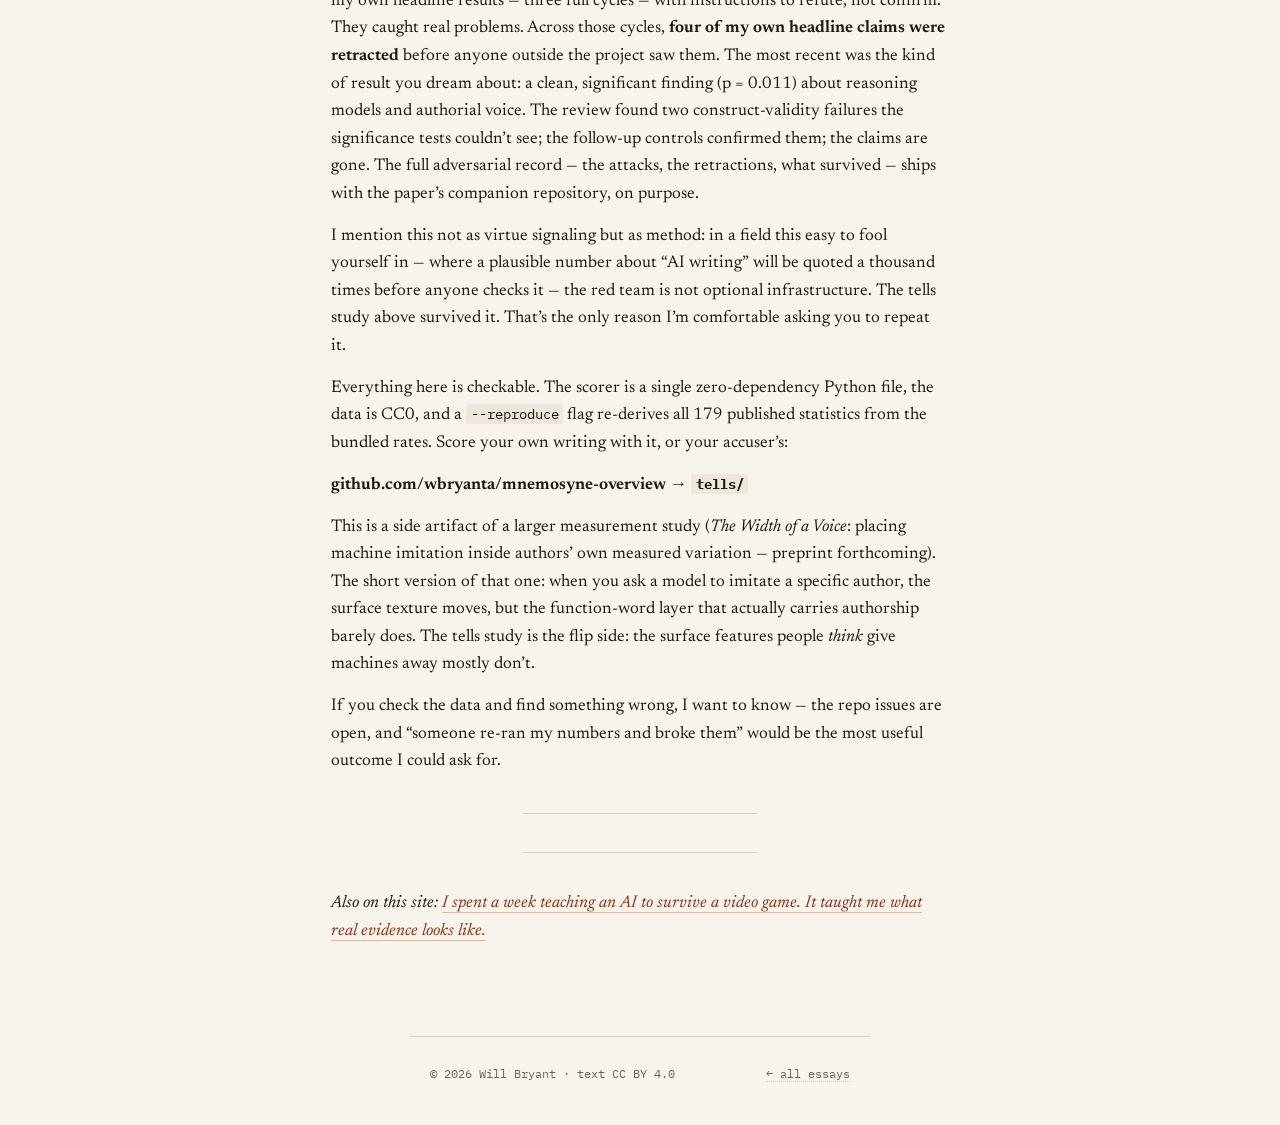
<file: posts/width-of-a-voice.html>
<!DOCTYPE html>
<html lang="en">
<head>
<meta charset="utf-8">
<meta name="viewport" content="width=device-width, initial-scale=1">
<title>I scored the internet's favorite “AI tells” against 15 great novelists. They flag the novelists. — Will Bryant</title>
<meta name="description" content="The em dash, 'not X but Y', and ten other folk AI tells scored against 15 celebrated novelists: combined AUC 0.506. Plus what probability-curvature detectors really measure, and four retracted claims.">
<link rel="preconnect" href="https://fonts.googleapis.com">
<link rel="preconnect" href="https://fonts.gstatic.com" crossorigin>
<link href="https://fonts.googleapis.com/css2?family=Fraunces:opsz,wght@9..144,400..700&family=Newsreader:ital,opsz,wght@0,6..72,400..700;1,6..72,400..700&family=IBM+Plex+Mono:wght@400;500&display=swap" rel="stylesheet">
<link rel="stylesheet" href="../style.css">
<link rel="icon" href="data:image/svg+xml,<svg xmlns='http://www.w3.org/2000/svg' viewBox='0 0 32 32'><line x1='4' y1='16' x2='28' y2='16' stroke='%231c1811' stroke-width='2'/><line x1='4' y1='10' x2='4' y2='22' stroke='%231c1811' stroke-width='2'/><line x1='28' y1='10' x2='28' y2='22' stroke='%231c1811' stroke-width='2'/><circle cx='19' cy='16' r='4' fill='%23b3421f'/></svg>">
</head>
<body>
<div class="masthead">
  <a class="wordmark" href="../index.html">Will Bryant</a>
  <nav><a href="../index.html">home</a><a href="https://github.com/wbryanta">github</a></nav>
</div>
<article>
  <header class="title">
    <svg class="glyph" width="120" height="18" viewBox="0 0 160 22" aria-hidden="true">
      <line x1="2" y1="11" x2="158" y2="11" stroke="#1c1811" stroke-width="1.6"/>
      <line x1="2" y1="4" x2="2" y2="18" stroke="#1c1811" stroke-width="1.6"/>
      <line x1="158" y1="4" x2="158" y2="18" stroke="#1c1811" stroke-width="1.6"/>
      <line x1="80" y1="6.5" x2="80" y2="15.5" stroke="#6d6455" stroke-width="1.2"/>
      <line x1="132" y1="6.5" x2="132" y2="15.5" stroke="#6d6455" stroke-width="1.2"/>
      <circle cx="104" cy="11" r="4.4" fill="#b3421f"/>
    </svg>
    <h1>I scored the internet's favorite “AI tells” against 15 great novelists. They flag the novelists.</h1>
    <p class="dek">Twelve folk tells, operationalized and scored: a coin flip that burns exactly the writers with the strongest voices — and what the statistical detectors actually measure.</p>
    <p class="meta">Will Bryant <span class="dot">·</span> July 5, 2026 <span class="dot">·</span> stylometry, measurement</p>
  </header>
  <div class="prose">
<p>There’s a checklist going around for spotting AI-written prose: the
em dash, “not X, but Y,” the rule-of-three, “delve,” corporate jargon,
hedging. People lose jobs and grades over these tells. So I did the
boring thing nobody does with folk wisdom: I operationalized all twelve
as conservative regexes and counted them — in 390 windows of prose by
fifteen celebrated novelists (Morrison, Ishiguro, Pynchon, McCarthy,
Didion — 78 books, 3,500 words per window), and in 400 long-form fiction
samples from eight current AI models, generated with <em>no style
instruction at all</em>.</p>
<p>If the tells worked, the AI samples would light up and the novelists
wouldn’t.</p>
<p><strong>Combined — the way the checklists themselves combine them,
unweighted — the twelve tells are a coin flip: AUC 0.506.</strong> Tune
a threshold to catch half the machine samples and it falsely flags
<strong>50.8% of the novelist windows</strong> — including Ishiguro 24
of 30, Pynchon 16 of 20, and Morrison 34 of 45.</p>
<p>Some individual results, because the details are where the fun
is:</p>
<ul>
<li><strong>The em dash — the internet’s favorite tell — is the
<em>best</em> one, and it’s still weak.</strong> AUC 0.680, with a
cluster-bootstrap CI so wide [0.48, 0.85] it kisses chance. Yes, current
models over-use the em dash (median 3.7 per 1,000 words vs 1.7 for the
novelists). No, you cannot accuse a specific writer with that.</li>
<li><strong>Four tells run backwards.</strong> Humans — celebrated,
canonical humans — use MORE exclamation marks (AUC 0.238), more
superlatives (0.305), and more hedging (0.410) than the machines do. If
you’re flagging prose for exclamation points, you’re flagging
humans.</li>
<li><strong>“Delve,” the poster-child tell, is degenerate on
fiction.</strong> Median zero on both sides. Novelists don’t “delve,”
and neither do models writing fiction.</li>
</ul>
<p>There’s a deeper problem with the checklist than its accuracy: what
it burns. The em dash is not an AI artifact — it’s a core tool of
punctuated literary prose, and the models learned it <em>from us</em>.
“Not X, but Y” is antithesis, a rhetorical figure writers have used for
a couple of millennia; the rule of three is older than the codex. When a
checklist teaches people to read ancient craft as machine residue, the
practical result isn’t AI detection — it’s writers sanding the
distinctive features out of their own prose to avoid accusation. The
tells aren’t fingerprints of machines. Mostly they’re fingerprints of
<em>edited prose</em>, and the false positives land exactly on the
writers with strong, unusual voices.</p>
<p>What about the statistical detectors — the GPTZero-class tools that
score the “vibe” of a whole text? Honest answer: on this task, they
work. We ran a state-of-the-art probability-curvature detector over the
same corpora and it separated the novelists from pure model output
cleanly — no checklist required. But decomposing <em>what</em> it
measures changes how much weight the score can carry. In our data, the
large majority of the detector’s signal reduces to a single scalar: how
statistically predictable the prose is to a language model — the
low-entropy register that current post-training produces. That’s a
detector of a <em>register</em>, not of <em>origin</em>. And the
register is a moving target: it moves with vendor, settings, and version
(turning up some models’ reasoning effort measurably shifts text along
that axis toward the human band), so a tool calibrated on this year’s
checkpoints quietly mismeasures next year’s. None of that makes the
tools useless — it makes them <strong>screening instruments being used
as verdicts</strong>. In settings where most of what you screen is
human-written, even a good detector applied to an individual piece of
writing produces mostly false accusations, and the tools don’t ship with
the calibrated uncertainty that would let a teacher or editor know
that.</p>
<p>Both failure directions matter. Without honest context on
limitations, people keep getting falsely accused — and the accused are
disproportionately distinctive stylists and non-native speakers, whose
prose sits exactly where the scores misread. Meanwhile the reverse
traffic flows freely: lightly-edited machine text passes without much
trouble, which is only a problem when it’s fraudulent or undisclosed —
and that is a <em>norms and transparency</em> problem, not one a scoring
tool can solve. The measurement layer cannot carry the enforcement
weight being piled on it. Measurement can tell you where a text sits;
only disclosure can tell you whether that’s honest.</p>
<h2 id="nobodys-copy-but-somebody-anyway">Nobody’s copy, but somebody
anyway</h2>
<p>The tells study fell out of a larger question: not “can you detect AI
text?” but “how close can a model actually get to a <em>specific</em>
writer?” — measured the way stylometry measures humans, against the
author’s own range of variation. You calibrate a measurement space on
published novelists, build each author an envelope from how much she
differs from herself at a fixed length, and then ask whether an
imitation lands inside it.</p>
<p>Two results from that work reframed how I think about “AI voice.”</p>
<p>First: asked to imitate a named author, models move the
<em>surface</em> — lexical variety, repetition texture, tense and
sentiment — but the layer stylometry actually uses to attribute
authorship, the frequencies of little function words like <em>of</em>,
<em>but</em>, <em>the</em>, barely moves: in our floor-compliant runs,
prompting closes about 6% of the function-word gap, and none of the
broader most-frequent-word gap (that movement is indistinguishable from
zero). Naming the author raises envelope entry from 10.7% to 30.5% on
the function-word layer — real, but most imitations never get inside —
and handing the model the author’s actual opening pages beats
<em>telling it the author’s name</em> for every informative model we
could compare. The name is mostly a vibe; the text is data.</p>
<p>Second, and stranger: when the models write with <strong>no</strong>
style instruction at all, their output typically lands far from every
<em>particular</em> author — at full vocabulary, the median unprompted
sample sits outside every one of the fifteen envelopes — though the
widest envelopes (Murakami, Foster Wallace) admit plenty of generic AI
prose, which is why every imitation number has to be read against that
base rate. But run the attribution machinery on the models themselves
and each one self-attributes at <strong>97.8%</strong>, against a 12.5%
chance rate. And here’s the twist: that’s <em>not</em> because the
models are narrow — at matched length, a model’s variation from itself
is about as wide as a novelist’s variation from herself. Each model is a
stable, identifiable voice with real range. That’s the honest shape of
the “AI voice” question: not a formless average, but a set of
<em>new</em> voices that are easy to tell from each other and
consistently far from any particular human they’re asked to become.</p>
<h2 id="the-part-i-care-most-about-killing-my-own-results">The part I
care most about: killing my own results</h2>
<p>One more disclosure, because it’s load-bearing for whether you should
trust any of the numbers above. Over this project I commissioned
independent adversarial reviews of my own headline results — three full
cycles — with instructions to refute, not confirm. They caught real
problems. Across those cycles, <strong>four of my own headline claims
were retracted</strong> before anyone outside the project saw them. The
most recent was the kind of result you dream about: a clean, significant
finding (p = 0.011) about reasoning models and authorial voice. The
review found two construct-validity failures the significance tests
couldn’t see; the follow-up controls confirmed them; the claims are
gone. The full adversarial record — the attacks, the retractions, what
survived — ships with the paper’s companion repository, on purpose.</p>
<p>I mention this not as virtue signaling but as method: in a field this
easy to fool yourself in — where a plausible number about “AI writing”
will be quoted a thousand times before anyone checks it — the red team
is not optional infrastructure. The tells study above survived it.
That’s the only reason I’m comfortable asking you to repeat it.</p>
<p>Everything here is checkable. The scorer is a single zero-dependency
Python file, the data is CC0, and a <code>--reproduce</code> flag
re-derives all 179 published statistics from the bundled rates. Score
your own writing with it, or your accuser’s:</p>
<p><strong>github.com/wbryanta/mnemosyne-overview →
<code>tells/</code></strong></p>
<p>This is a side artifact of a larger measurement study (<em>The Width
of a Voice</em>: placing machine imitation inside authors’ own measured
variation — preprint forthcoming). The short version of that one: when
you ask a model to imitate a specific author, the surface texture moves,
but the function-word layer that actually carries authorship barely
does. The tells study is the flip side: the surface features people
<em>think</em> give machines away mostly don’t.</p>
<p>If you check the data and find something wrong, I want to know — the
repo issues are open, and “someone re-ran my numbers and broke them”
would be the most useful outcome I could ask for.</p>
<hr />
<hr />
<p><em>Also on this site: <a href="terrarium-crafter.html">I spent a
week teaching an AI to survive a video game. It taught me what real
evidence looks like.</a></em></p>

  </div>
</article>
<footer>
  <span>© 2026 Will Bryant · text CC BY 4.0</span>
  <span><a href="../index.html">← all essays</a></span>
</footer>
</body>
</html>
</file>
<file: style.css>
/* wbryanta.github.io — quiet editorial. Paper ground, ink text, one vermillion accent.
   The motif: an interval with quantile ticks — placement inside a measured range. */

:root {
  --paper: #f7f4ec;
  --paper-deep: #efe9dc;
  --ink: #1c1811;
  --faded: #6d6455;
  --accent: #b3421f;
  --accent-deep: #8c3115;
  --rule: #d9d1c0;
  --code-bg: #eee8da;
  --measure: 66ch;
}

* { box-sizing: border-box; }
html { font-size: 17px; -webkit-text-size-adjust: 100%; }
body {
  margin: 0;
  background: var(--paper);
  background-image: radial-gradient(ellipse at top, #fbf9f3 0%, var(--paper) 55%);
  color: var(--ink);
  font-family: "Newsreader", Georgia, serif;
  font-optical-sizing: auto;
  line-height: 1.62;
  min-height: 100vh;
  display: flex;
  flex-direction: column;
}

/* ---------- masthead ---------- */
.masthead {
  max-width: var(--measure);
  margin: 0 auto;
  padding: 2.2rem 1.25rem 0;
  width: 100%;
  display: flex;
  align-items: baseline;
  justify-content: space-between;
  gap: 1rem;
}
.masthead a.wordmark {
  font-family: "Fraunces", Georgia, serif;
  font-weight: 600;
  font-size: 1.05rem;
  letter-spacing: 0.01em;
  color: var(--ink);
  text-decoration: none;
}
.masthead a.wordmark:hover { color: var(--accent); }
.masthead nav { font-family: "IBM Plex Mono", monospace; font-size: 0.72rem; letter-spacing: 0.04em; }
.masthead nav a { color: var(--faded); text-decoration: none; margin-left: 1.1rem; }
.masthead nav a:hover { color: var(--accent); }

/* the envelope glyph */
.glyph { display: block; margin: 0.8rem 0 0; }

/* ---------- landing ---------- */
.landing {
  max-width: var(--measure);
  margin: 0 auto;
  padding: 3.2rem 1.25rem 4rem;
  width: 100%;
  flex: 1;
}
.landing h1 {
  font-family: "Fraunces", Georgia, serif;
  font-weight: 640;
  font-variation-settings: "opsz" 60;
  font-size: clamp(2.6rem, 7.5vw, 4.1rem);
  line-height: 1.02;
  margin: 0 0 0.9rem;
  letter-spacing: -0.015em;
  animation: rise 0.7s cubic-bezier(0.2, 0.7, 0.2, 1) both;
}
.landing .dek {
  font-size: 1.12rem;
  color: var(--faded);
  max-width: 46ch;
  margin: 0 0 2.6rem;
  animation: rise 0.7s 0.08s cubic-bezier(0.2, 0.7, 0.2, 1) both;
}
.landing .dek em { color: var(--ink); font-style: italic; }

.sectionlabel {
  font-family: "IBM Plex Mono", monospace;
  font-size: 0.7rem;
  letter-spacing: 0.14em;
  text-transform: uppercase;
  color: var(--faded);
  border-top: 1px solid var(--rule);
  padding-top: 0.85rem;
  margin: 2.6rem 0 1.1rem;
}

/* essay cards */
.essay {
  display: block;
  text-decoration: none;
  color: inherit;
  padding: 1.05rem 0 1.15rem;
  border-bottom: 1px solid var(--rule);
  animation: rise 0.7s cubic-bezier(0.2, 0.7, 0.2, 1) both;
}
.essay:nth-of-type(1) { animation-delay: 0.16s; }
.essay:nth-of-type(2) { animation-delay: 0.24s; }
.essay h2 {
  font-family: "Fraunces", Georgia, serif;
  font-weight: 560;
  font-size: 1.42rem;
  line-height: 1.22;
  margin: 0 0 0.3rem;
  transition: color 0.18s ease;
}
.essay:hover h2 { color: var(--accent); }
.essay .sub { color: var(--faded); font-size: 0.98rem; margin: 0 0 0.45rem; }
.essay .meta { font-family: "IBM Plex Mono", monospace; font-size: 0.7rem; color: var(--faded); letter-spacing: 0.05em; }
.essay .meta .dot { color: var(--accent); }

/* artifact list */
.artifacts { list-style: none; margin: 0; padding: 0; }
.artifacts li {
  padding: 0.55rem 0;
  border-bottom: 1px dotted var(--rule);
  display: flex;
  align-items: baseline;
  gap: 0.8rem;
  animation: rise 0.7s cubic-bezier(0.2, 0.7, 0.2, 1) both;
}
.artifacts li:nth-child(1) { animation-delay: 0.28s; }
.artifacts li:nth-child(2) { animation-delay: 0.34s; }
.artifacts li:nth-child(3) { animation-delay: 0.40s; }
.artifacts li:nth-child(4) { animation-delay: 0.46s; }
.artifacts .tag {
  font-family: "IBM Plex Mono", monospace;
  font-size: 0.66rem;
  letter-spacing: 0.08em;
  text-transform: uppercase;
  color: var(--paper);
  background: var(--ink);
  padding: 0.14rem 0.45rem;
  border-radius: 2px;
  white-space: nowrap;
}
.artifacts li a { color: var(--ink); text-decoration: none; border-bottom: 1px solid var(--rule); transition: border-color 0.15s, color 0.15s; }
.artifacts li a:hover { color: var(--accent); border-color: var(--accent); }
.artifacts .note { color: var(--faded); font-size: 0.9rem; }

/* ---------- article pages ---------- */
article {
  max-width: var(--measure);
  margin: 0 auto;
  padding: 2.4rem 1.25rem 4.5rem;
  width: 100%;
  flex: 1;
}
article header.title h1 {
  font-family: "Fraunces", Georgia, serif;
  font-weight: 620;
  font-variation-settings: "opsz" 50;
  font-size: clamp(1.9rem, 5.4vw, 2.7rem);
  line-height: 1.1;
  letter-spacing: -0.012em;
  margin: 0 0 0.7rem;
}
article header.title .dek { font-size: 1.14rem; color: var(--faded); font-style: italic; margin: 0 0 0.9rem; }
article header.title .meta {
  font-family: "IBM Plex Mono", monospace;
  font-size: 0.72rem;
  color: var(--faded);
  letter-spacing: 0.05em;
  margin-bottom: 0.6rem;
}
article header.title .meta .dot { color: var(--accent); }

.prose h2 {
  font-family: "Fraunces", Georgia, serif;
  font-weight: 580;
  font-size: 1.5rem;
  line-height: 1.2;
  margin: 2.4rem 0 0.7rem;
}
.prose h3 { font-family: "Fraunces", Georgia, serif; font-weight: 560; font-size: 1.15rem; margin: 1.8rem 0 0.5rem; }
.prose p { margin: 0.85rem 0; }
.prose a { color: var(--accent-deep); text-decoration: none; border-bottom: 1px solid rgba(179, 66, 31, 0.35); transition: border-color 0.15s; }
.prose a:hover { border-color: var(--accent); }
.prose strong { font-weight: 640; }
.prose blockquote { margin: 1.2rem 0; padding: 0.1rem 0 0.1rem 1.1rem; border-left: 2px solid var(--accent); color: var(--faded); font-style: italic; }
.prose hr { border: none; border-top: 1px solid var(--rule); margin: 2.2rem auto; width: 38%; }
.prose ul, .prose ol { padding-left: 1.4rem; margin: 0.8rem 0; }
.prose li { margin: 0.35rem 0; }
.prose img { max-width: 100%; height: auto; display: block; margin: 1.6rem auto 0.5rem; border: 1px solid var(--rule); border-radius: 3px; background: #fff; }
.prose figure { margin: 1.6rem 0; }
.prose figcaption, .prose img + em { font-size: 0.86rem; color: var(--faded); }
.prose code {
  font-family: "IBM Plex Mono", monospace;
  font-size: 0.82em;
  background: var(--code-bg);
  padding: 0.08em 0.32em;
  border-radius: 3px;
}
.prose pre { background: var(--code-bg); border: 1px solid var(--rule); border-radius: 4px; padding: 0.9rem 1rem; overflow-x: auto; font-size: 0.8rem; line-height: 1.5; }
.prose pre code { background: none; padding: 0; }
.prose table { border-collapse: collapse; margin: 1.4rem 0; font-size: 0.9rem; width: 100%; }
.prose th, .prose td { border: 1px solid var(--rule); padding: 0.45rem 0.65rem; text-align: left; vertical-align: top; }
.prose th { font-family: "IBM Plex Mono", monospace; font-size: 0.72rem; letter-spacing: 0.05em; text-transform: uppercase; background: var(--paper-deep); }
.prose tr:nth-child(even) td { background: rgba(239, 233, 220, 0.45); }

/* ---------- footer ---------- */
footer {
  max-width: var(--measure);
  margin: 0 auto;
  padding: 1.6rem 1.25rem 2.4rem;
  width: 100%;
  border-top: 1px solid var(--rule);
  font-family: "IBM Plex Mono", monospace;
  font-size: 0.72rem;
  color: var(--faded);
  display: flex;
  justify-content: space-between;
  flex-wrap: wrap;
  gap: 0.6rem;
}
footer a { color: var(--faded); text-decoration: none; border-bottom: 1px dotted var(--rule); }
footer a:hover { color: var(--accent); border-color: var(--accent); }

@keyframes rise {
  from { opacity: 0; transform: translateY(10px); }
  to { opacity: 1; transform: none; }
}
@media (prefers-reduced-motion: reduce) {
  * { animation: none !important; transition: none !important; }
}
</file>
